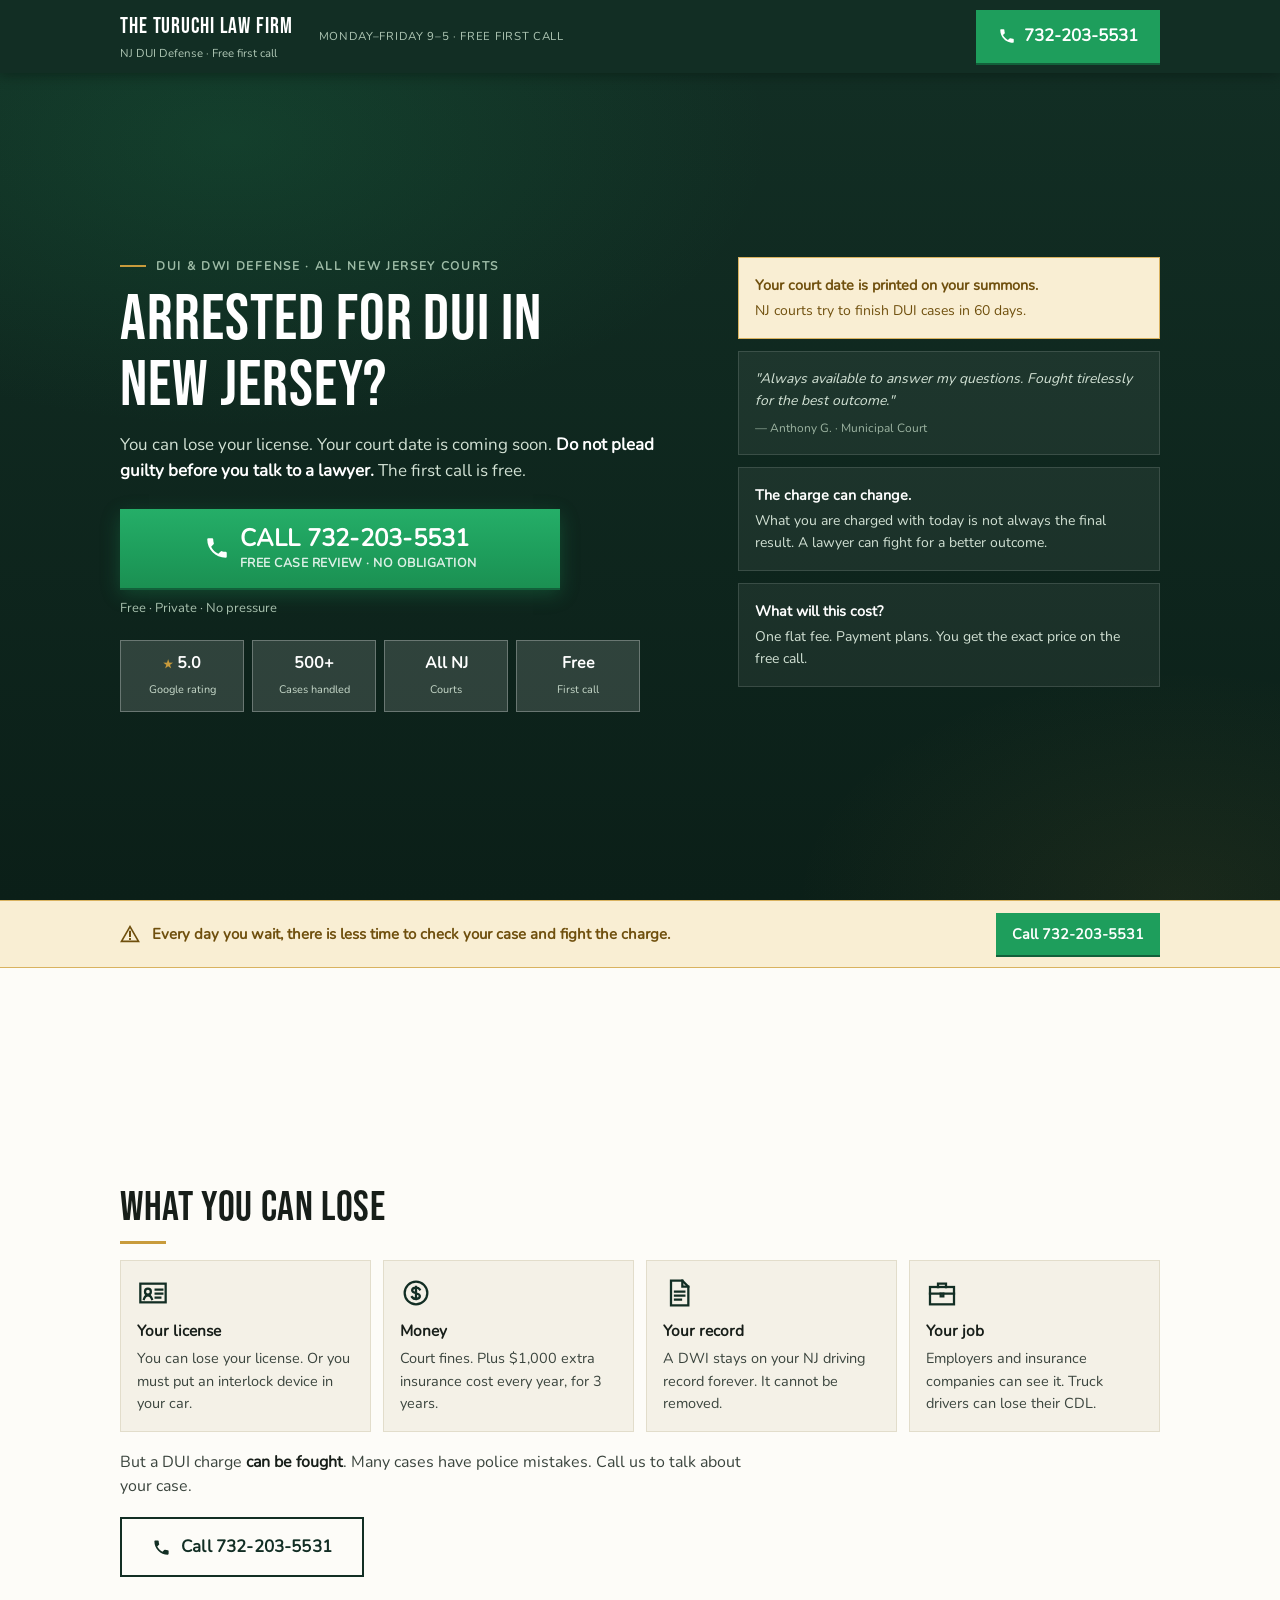
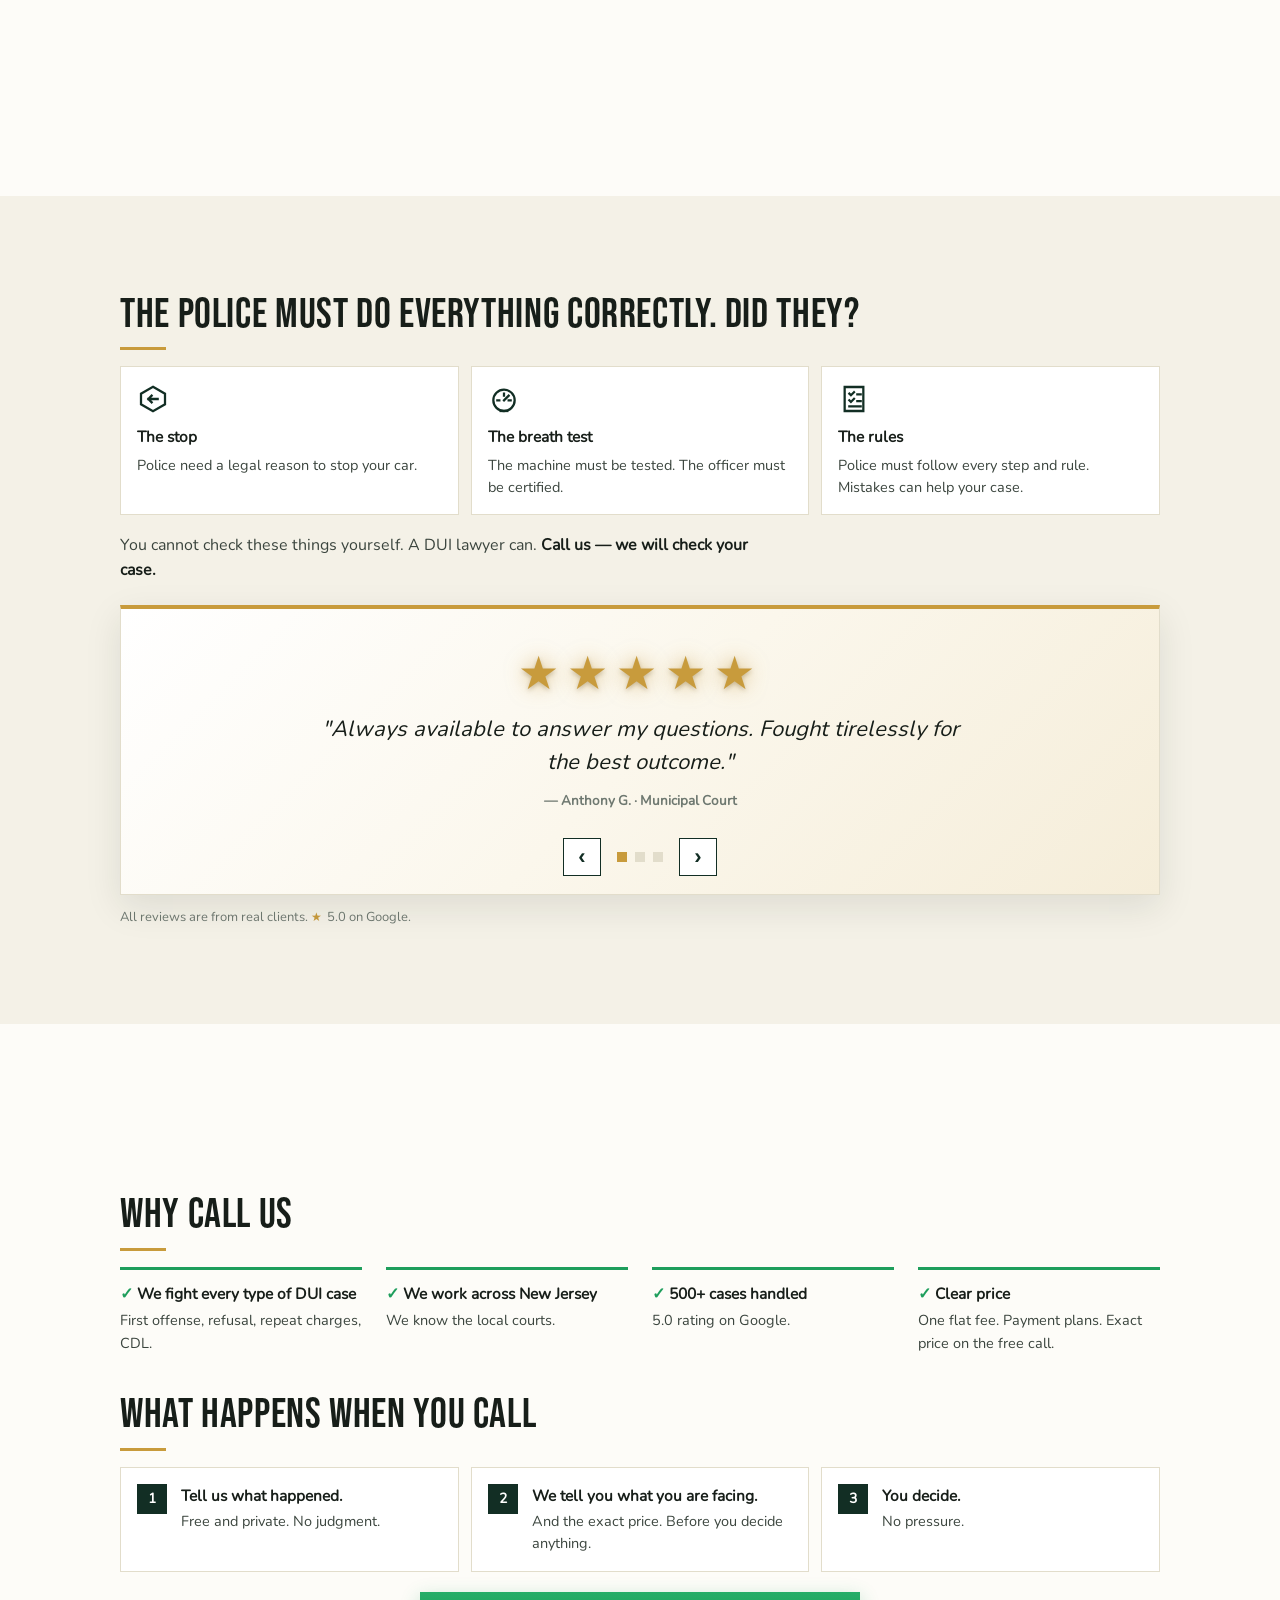
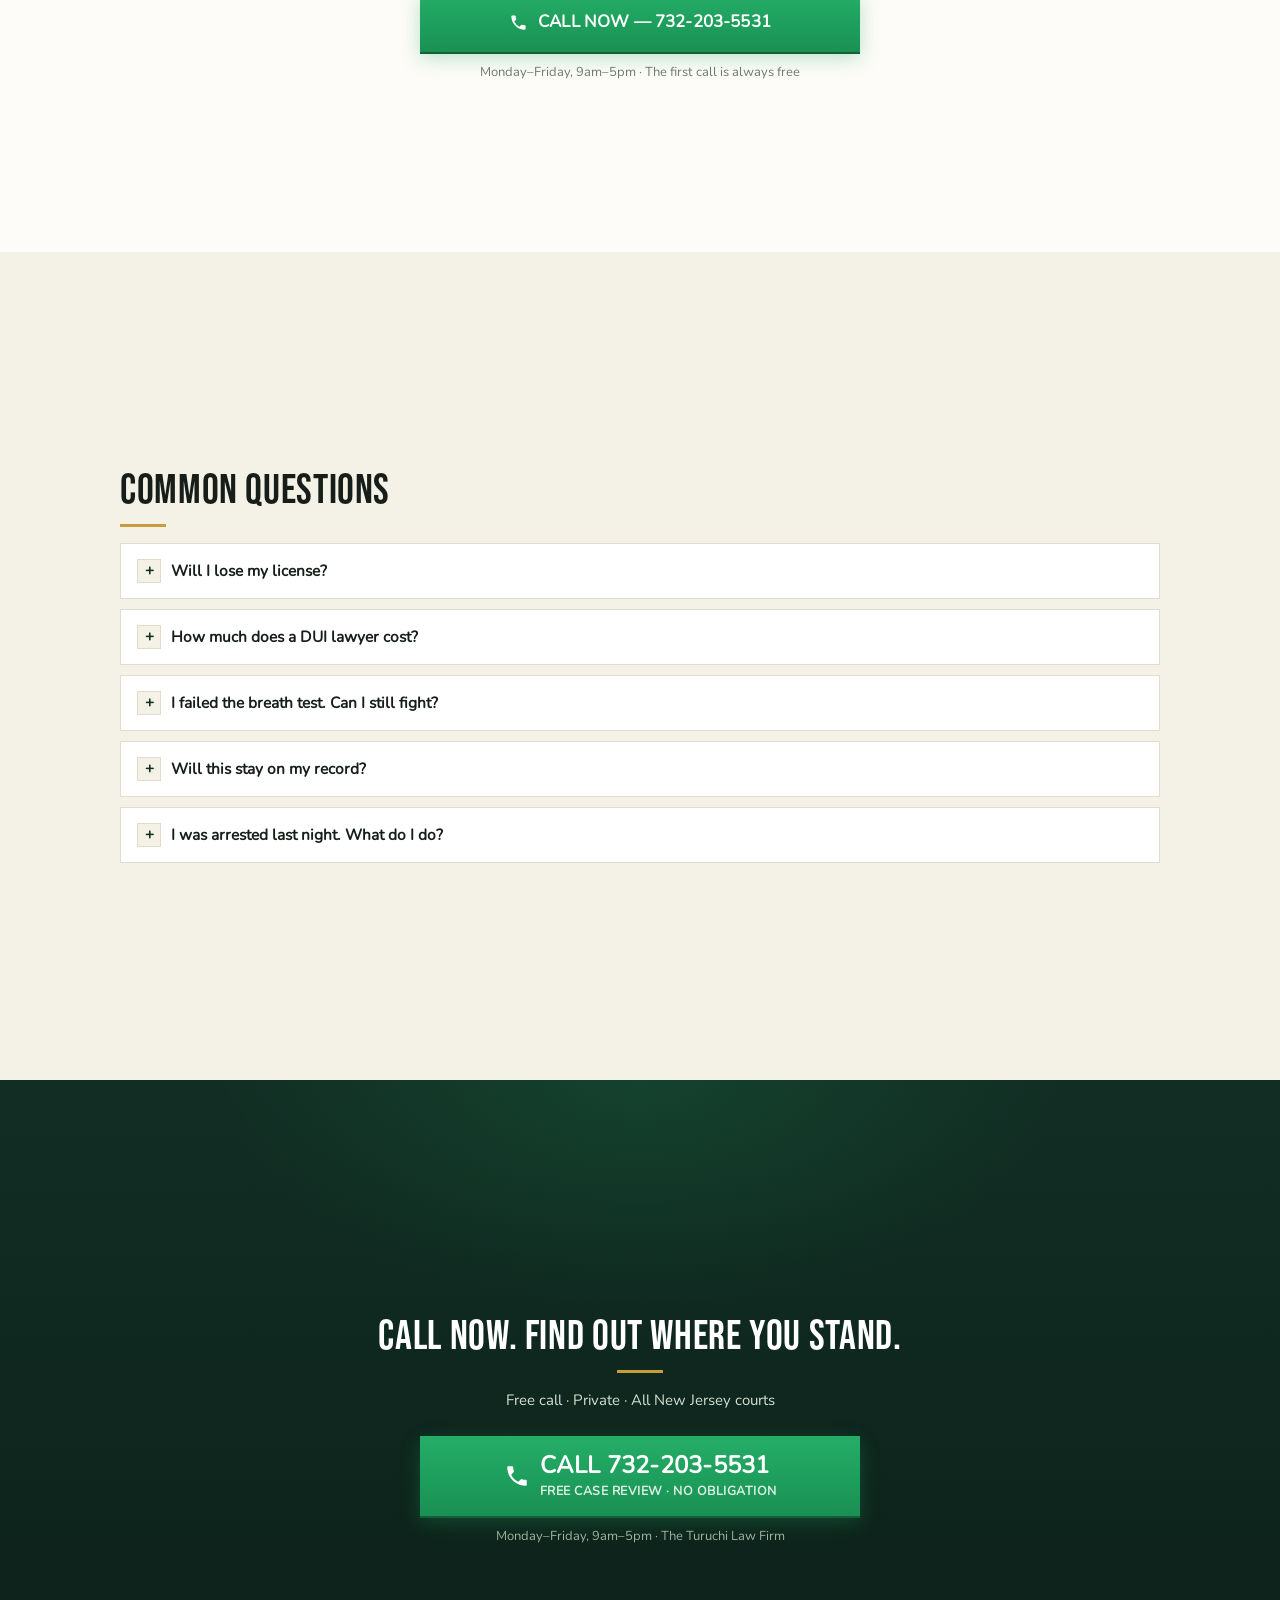
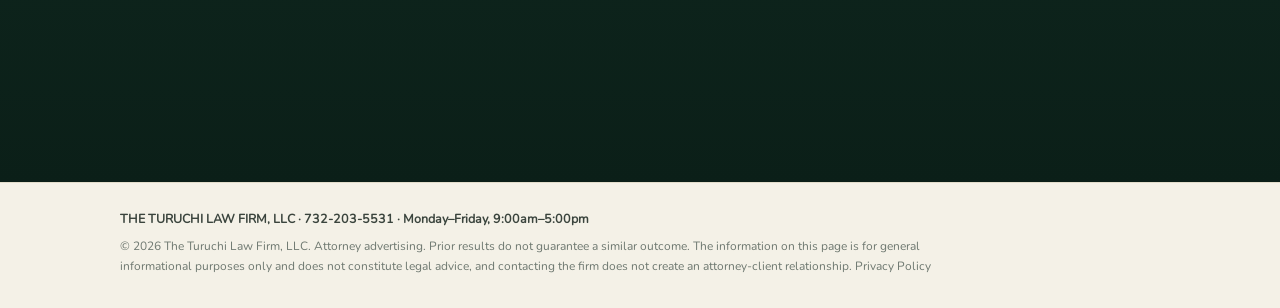
<file: dui/index.html>
<!DOCTYPE html>
<html lang="en">
<head>
<meta charset="UTF-8">
<meta name="viewport" content="width=device-width, initial-scale=1.0">
<title>NJ DUI Lawyer — Free Case Review | The Turuchi Law Firm — 732-203-5531</title>
<meta name="description" content="Arrested for DUI in New Jersey? Do not plead guilty before you talk to a lawyer. Free case review. Call 732-203-5531. Flat fees, payment plans, all NJ courts.">
<meta name="robots" content="noindex, nofollow, noarchive, nosnippet, noimageindex, max-snippet:0, max-image-preview:none">
<meta name="googlebot" content="noindex, nofollow, noarchive, nosnippet, noimageindex">
<link rel="preconnect" href="https://www.googletagmanager.com">
<link rel="preconnect" href="https://cdn.callrail.com">

<script src="/js/tracking-config.js"></script>
<script src="/js/tracking.js"></script>
<script src="/js/consent-init.js"></script>
<style>
  @font-face{
    font-family:'Bebas Neue';
    src:url([data-uri]) format('woff2');
    font-weight:400;font-style:normal;font-display:swap;
  }
  @font-face{
    font-family:'Nunito';
    src:url([data-uri]) format('woff2');
    font-weight:400;font-style:normal;font-display:swap;
  }
  :root{
    --navy:#122E24;
    --navy-dark:#0B1F18;
    --ink:#171E19;
    --body:#3A443D;
    --muted:#6E7870;
    --paper:#FDFCF8;
    --wash:#F4F1E7;
    --border:#E2DDCB;
    --green:#1E9E5C;
    --green-dark:#12603A;
    --amber-bg:#F9EED3;
    --amber-line:#D9B25F;
    --amber-ink:#6F4F0D;
    --gold:#C89B3C;
    --display:'Bebas Neue','Arial Narrow',Impact,sans-serif;
    --sans:'Nunito',-apple-system,BlinkMacSystemFont,"Segoe UI",Roboto,Helvetica,Arial,sans-serif;
  }
  *{box-sizing:border-box;margin:0;padding:0;}
  html{scroll-behavior:smooth;}
  body{
    font-family:var(--sans);
    color:var(--body);
    background:var(--paper);
    line-height:1.55;
    font-size:16px;
    -webkit-font-smoothing:antialiased;
  }
  img{max-width:100%;}
  a{color:inherit;}

  /* ---------- type ---------- */
  h1,h2{font-family:var(--display);color:var(--ink);line-height:1.02;font-weight:400;letter-spacing:.015em;}
  h1{font-size:clamp(38px,9vw,64px);}
  h2{font-size:clamp(28px,5vw,42px);margin-bottom:16px;}
  h2{position:relative;padding-bottom:14px;}
  h2::after{content:"";position:absolute;left:0;bottom:0;width:46px;height:3px;background:var(--gold);}
  .final h2::after{left:50%;transform:translateX(-50%);}
  .eyebrow{
    font-size:12px;font-weight:700;letter-spacing:.14em;text-transform:uppercase;
    color:var(--muted);margin-bottom:12px;display:flex;align-items:center;gap:10px;
  }
  .eyebrow::before{content:"";width:26px;height:2px;background:var(--gold);flex:none;}

  /* ---------- layout ---------- */
  .wrap{max-width:1080px;margin:0 auto;padding:0 20px;}
  section{padding:40px 0;}
  @media(min-width:900px){section{padding:52px 0;}}

  /* ---------- buttons ---------- */
  .btn{
    display:flex;align-items:center;justify-content:center;gap:10px;
    background:linear-gradient(180deg,#25AE68 0%,var(--green) 55%,#1B9052 100%);color:#fff;text-decoration:none;
    font-weight:800;font-size:17px;letter-spacing:.01em;
    padding:17px 26px;
    box-shadow:0 2px 0 var(--green-dark), 0 6px 18px rgba(30,158,92,.30);
    transition:transform .12s ease, box-shadow .12s ease;
    text-align:center;
  }
  .btn:hover{transform:translateY(-1px);box-shadow:0 3px 0 var(--green-dark), 0 9px 22px rgba(30,158,92,.40);}
  .btn:focus-visible{outline:3px solid #0C4A2C;outline-offset:3px;}
    .btn.big{font-size:19px;padding:16px 26px;}
  .btn .lines{display:flex;flex-direction:column;align-items:flex-start;gap:2px;text-align:left;}
  .btn .lines .n{font-size:24px;font-weight:800;letter-spacing:.01em;line-height:1.1;}
  .btn .lines .l{font-size:12.5px;font-weight:700;letter-spacing:.04em;text-transform:uppercase;color:rgba(255,255,255,.85);}
  .hero .micro{color:#A9C2AF;}
  .btn.ghost{
    background:var(--paper);color:var(--navy);box-shadow:none;
    border:2px solid var(--navy);font-weight:700;
  }
  .btn.ghost:hover{transform:translateY(-1px);background:var(--wash);}
  .btn.ghost:focus-visible{outline:3px solid var(--navy);outline-offset:3px;}
  @keyframes pulse{
    0%,100%{box-shadow:0 2px 0 var(--green-dark), 0 6px 18px rgba(30,158,92,.30), 0 0 0 0 rgba(30,158,92,.40);}
    50%{box-shadow:0 2px 0 var(--green-dark), 0 6px 18px rgba(30,158,92,.30), 0 0 0 12px rgba(30,158,92,0);}
  }
  .btn.pulse{animation:pulse 2.6s ease-out infinite;}
  @media (prefers-reduced-motion: reduce){
    .btn.pulse{animation:none;}
    html{scroll-behavior:auto;}
  }
  .svg-ic{width:18px;height:18px;flex:none;display:inline-block;vertical-align:-3px;}
  .btn .svg-ic{width:19px;height:19px;}
  .btn.big .svg-ic{width:26px;height:26px;}
  .urgent .sign{display:flex;align-items:center;}
  .urgent .sign .svg-ic{width:20px;height:20px;}
  @media(max-width:374px){
    .btn .lines .n{font-size:18px;white-space:nowrap;}
    .btn.big{padding:14px 18px;}
  }
  .lbl-x{display:none;}
  @media(min-width:600px){.lbl-x{display:inline;}}
  .bottombar .btn{font-size:15px;letter-spacing:.01em;padding:14px 16px;}
  .micro{font-size:13px;color:var(--muted);text-align:center;margin-top:10px;}

  /* ---------- sticky bar ---------- */
  .topbar{
    position:sticky;top:0;z-index:100;
    background:var(--navy);color:#fff;
    box-shadow:0 2px 12px rgba(6,18,13,.45);
  }
  .topbar .wrap{
    display:flex;align-items:center;gap:12px;
    padding-top:10px;padding-bottom:10px;
  }
  .brand .name{font-family:var(--display);font-weight:400;font-size:19px;letter-spacing:.04em;color:#fff;}
  .brand .tag{font-size:11.5px;color:#AFC7B5;margin-top:1px;}
  .callpill{
    margin-left:auto;display:flex;align-items:center;gap:8px;
    background:var(--green);color:#fff;text-decoration:none;
    font-weight:800;font-size:15px;white-space:nowrap;
    padding:11px 16px;
    box-shadow:0 2px 0 var(--green-dark);
  }
  .callpill:focus-visible{outline:3px solid #fff;outline-offset:2px;}
  .callpill .hours{display:none;}
  @media(min-width:900px){
    .brand .name{font-size:22px;}
    .callpill{font-size:17px;padding:13px 22px;}
    .topbar .hours-note{
      margin-left:14px;font-size:11.5px;color:#AFC7B5;letter-spacing:.06em;text-transform:uppercase;
    }
  }
  .topbar .hours-note{display:none;}
  @media(min-width:900px){.topbar .hours-note{display:block;}}

  /* ---------- hero ---------- */
  .hero{
    background:
      radial-gradient(900px 480px at 18% 8%, rgba(30,158,92,.16), transparent 60%),
      radial-gradient(700px 420px at 92% 100%, rgba(200,155,60,.08), transparent 55%),
      linear-gradient(180deg,var(--navy) 0%,var(--navy-dark) 100%);
    color:#EAF1EA;padding:44px 0 48px;
  }
  .hero .eyebrow{color:#9DBBA6;}
  .hero h1{color:#fff;margin-bottom:14px;}
  .hero .lead{font-size:17px;color:#D3E2D5;max-width:560px;margin-bottom:24px;}
  .hero .lead b{color:#fff;font-weight:700;}
  .hero-grid{display:grid;gap:36px;}
  .hero-cta{max-width:440px;}
  .chips{display:grid;grid-template-columns:repeat(4,1fr);gap:8px;margin-top:22px;max-width:520px;}
  .chip{
    background:rgba(255,255,255,.14);border:1px solid rgba(255,255,255,.28);
    text-align:center;padding:10px 4px;
  }
  .chip b{display:block;font-size:16px;color:#fff;}
  .chip b .star{color:var(--gold);}
  .chip span{font-size:11px;color:#C6D8C9;}
  .hero-side{display:none;}
  @media(min-width:900px){
    .hero-grid{grid-template-columns:1.35fr 1fr;gap:48px;align-items:start;}
    .hero-side{display:grid;gap:12px;align-content:start;}
  }
  .side-card{
    background:rgba(255,255,255,.06);border:1px solid rgba(255,255,255,.13);
    padding:16px;font-size:14px;color:#D3E2D5;
  }
  .side-card b{display:block;color:#fff;margin-bottom:4px;font-size:14.5px;}
  .side-card.warn{
    background:var(--amber-bg);border-color:var(--amber-line);color:var(--amber-ink);
  }
  .side-card.warn b{color:var(--amber-ink);}
  .side-card .who{font-size:12px;color:#9DB4A2;margin-top:8px;font-style:normal;}
  .side-card.q{font-style:italic;}

  /* ---------- amber urgency strip ---------- */
  .urgent{
    background:var(--amber-bg);border-top:1px solid var(--amber-line);border-bottom:1px solid var(--amber-line);
    padding:12px 0;
  }
  .urgent .wrap{
    display:flex;align-items:center;gap:12px;flex-wrap:wrap;
    font-size:15px;font-weight:600;color:var(--amber-ink);
  }
    .urgent-btn{
    margin-left:auto;background:var(--green);color:#fff;text-decoration:none;
    font-weight:800;font-size:14.5px;white-space:nowrap;
    padding:10px 16px;box-shadow:0 2px 0 var(--green-dark);
  }
  .urgent-btn:focus-visible{outline:3px solid var(--amber-ink);outline-offset:2px;}
  @media(max-width:600px){.urgent-btn{margin-left:0;}}

  /* ---------- cards ---------- */
  .cards{display:grid;gap:12px;}
  .card{
    background:var(--wash);border:1px solid var(--border);
    padding:16px;font-size:14.5px;
  }
  .card b{display:block;color:var(--ink);font-size:15.5px;margin-bottom:4px;}
  .cards.g2{grid-template-columns:1fr 1fr;}
  @media(min-width:900px){
    .cards.g4{grid-template-columns:repeat(4,1fr);}
    .cards.g3{grid-template-columns:repeat(3,1fr);}
  }
  .pivot{font-size:16px;color:var(--body);max-width:640px;margin:18px 0;}
  .pivot b{color:var(--ink);}

  /* ---------- section tints ---------- */
  .tint{background:var(--wash);}
  .tint .card{background:#fff;}

  /* ---------- quotes ---------- */
  .quotes{display:grid;gap:12px;margin-top:20px;}
  @media(min-width:900px){.quotes{grid-template-columns:1fr 1fr;}}
  .quote{
    background:var(--paper);border:1px solid var(--border);border-left:4px solid var(--gold);
    padding:16px;font-size:14.5px;font-style:italic;color:var(--body);
  }
  .quote .who{font-style:normal;font-size:12.5px;color:var(--muted);margin-top:8px;font-weight:600;}
  .stars{color:var(--gold);letter-spacing:2px;font-size:13px;font-style:normal;}
  .proofline{font-size:13px;color:var(--muted);margin-top:12px;}
  .proofline .stars{font-size:12px;}


  /* ---------- review carousel ---------- */
  .carousel{margin-top:22px;overflow:hidden;position:relative;
    background:linear-gradient(135deg,#FFFFFF 0%,#FBF7EC 50%,#F5EDD9 100%);
    border:1px solid var(--border);border-top:4px solid var(--gold);
    box-shadow:0 12px 34px rgba(20,35,25,.10);
  }
  .car-track{display:flex;transition:transform .45s ease;}
  .car-slide{flex:0 0 100%;padding:34px 26px 22px;text-align:center;}
  .car-stars{
    font-size:38px;line-height:1;color:var(--gold);letter-spacing:8px;margin-bottom:16px;
    text-shadow:0 0 20px rgba(200,155,60,.60), 0 2px 4px rgba(90,66,20,.30);
  }
  .car-text{font-size:19px;font-style:italic;color:var(--ink);max-width:640px;margin:0 auto 12px;line-height:1.5;}
  .car-who{font-size:13.5px;color:var(--muted);font-weight:700;}
  .car-nav{display:flex;align-items:center;justify-content:center;gap:16px;padding:0 0 18px;}
  .car-btn{
    width:38px;height:38px;border:1.5px solid var(--navy);background:#fff;color:var(--navy);
    font-size:22px;line-height:1;font-weight:700;cursor:pointer;
  }
  .car-btn:hover{background:var(--navy);color:#fff;}
  .car-btn:focus-visible{outline:3px solid var(--navy);outline-offset:2px;}
  .car-dots{display:flex;gap:8px;}
  .car-dot{width:10px;height:10px;background:var(--border);border:none;cursor:pointer;padding:0;}
  .car-dot.on{background:var(--gold);}
  .car-dot:focus-visible{outline:2px solid var(--navy);outline-offset:2px;}
  @media (prefers-reduced-motion: reduce){.car-track{transition:none;}}
  @media(min-width:900px){
    .car-slide{padding:42px 60px 26px;}
    .car-stars{font-size:46px;}
    .car-text{font-size:22px;}
  }
  .check{color:var(--green);font-weight:900;}
  .steps{counter-reset:step;}
  .step{
    display:flex;gap:14px;align-items:flex-start;
    background:#fff;border:1px solid var(--border);padding:16px;font-size:14.5px;
  }
  .step .num{
    flex:none;width:30px;height:30px;
    background:var(--navy);color:#fff;font-weight:800;font-size:14px;
    display:flex;align-items:center;justify-content:center;
  }
  .step b{display:block;color:var(--ink);font-size:15.5px;margin-bottom:2px;}




  /* ---------- desktop viewport pacing: one act per screen ---------- */
  @media(min-width:900px){
    .hero{min-height:calc(100vh - 73px);display:flex;align-items:center;}
    .hero .wrap{width:100%;}
    section.vh{
      min-height:92vh;
      display:flex;flex-direction:column;justify-content:center;
    }
    section.vh .wrap{width:100%;}
    .final.vh{min-height:78vh;}
  }
  /* ---------- ghost photography (Unsplash License: free commercial use) ---------- */
  .hero::before,.final::before{
    content:"";position:absolute;inset:0;pointer-events:none;
    background-size:cover;background-repeat:no-repeat;
    mix-blend-mode:screen;opacity:0;
  }
  @media(min-width:900px){
    /* Hero: low-angle courthouse colonnade (Nathan Cima, Unsplash) */
    .hero::before{
      background-image:url("https://images.unsplash.com/photo-1701605920759-7b523ee7748c?q=55&w=1600&auto=format&fit=crop&sat=-100");
      background-position:right center;
      opacity:.13;
      -webkit-mask-image:linear-gradient(to left, black 30%, transparent 78%);
      mask-image:linear-gradient(to left, black 30%, transparent 78%);
    }
    /* Final: county courthouse facade (Donald Teel, Unsplash) */
    .final::before{
      background-image:url("https://images.unsplash.com/photo-1719871246993-ff211330a34e?q=55&w=1600&auto=format&fit=crop&sat=-100");
      background-position:center 30%;
      opacity:.11;
      -webkit-mask-image:linear-gradient(to bottom, black 55%, transparent 100%);
      mask-image:linear-gradient(to bottom, black 55%, transparent 100%);
    }
  }
  /* ---------- iconography ---------- */
  .card-ic{width:32px;height:32px;color:var(--navy);margin-bottom:10px;display:block;}
  .hero,.final{position:relative;overflow:hidden;}
  @media(min-width:900px){.motif{display:block;}}
  .hero .wrap,.final .wrap{position:relative;z-index:1;}
  /* ---------- why row (borderless checkpoints) ---------- */
  .whyrow{display:grid;gap:18px;margin-bottom:8px;}
  .why-item{border-top:3px solid var(--green);padding-top:12px;font-size:14.5px;color:var(--body);}
  .why-item b{display:block;color:var(--ink);font-size:15.5px;margin-bottom:3px;}
  .why-item .check{color:var(--green);font-weight:900;}
  @media(min-width:900px){.whyrow{grid-template-columns:repeat(4,1fr);gap:24px;}}

  /* ---------- process row ---------- */
  .process-head{margin-top:40px;}
  .stepsrow{display:grid;gap:12px;}
  @media(min-width:900px){.stepsrow{grid-template-columns:repeat(3,1fr);}}
  .process-cta{max-width:440px;margin:20px auto 0;text-align:center;}
  .process-cta .btn{display:flex;width:100%;}
  /* ---------- faq ---------- */
  .faq{border:1px solid var(--border);background:#fff;overflow:hidden;}
  .faq + .faq{margin-top:10px;}
  .faq summary{
    list-style:none;display:flex;align-items:center;gap:10px;
    padding:15px 16px;font-weight:700;font-size:15.5px;color:var(--ink);cursor:pointer;
  }
  .faq summary::-webkit-details-marker{display:none;}
  .faq summary::before{
    content:"+";flex:none;width:22px;height:22px;
    background:var(--wash);border:1px solid var(--border);color:var(--navy);
    font-weight:800;display:flex;align-items:center;justify-content:center;font-size:15px;
  }
  .faq[open] summary::before{content:"–";}
  .faq summary:focus-visible{outline:3px solid var(--navy);outline-offset:-3px;}
  .faq .a{padding:0 16px 16px 48px;font-size:14.5px;}
  .faq .a a{color:var(--green-dark);font-weight:700;}

  /* ---------- final cta ---------- */
  .final{
    background:
      radial-gradient(700px 380px at 50% 0%, rgba(30,158,92,.18), transparent 60%),
      linear-gradient(180deg,var(--navy) 0%,var(--navy-dark) 100%);
    color:#D3E2D5;text-align:center;
  }
  .final h2{color:#fff;}
  .final .sub{font-size:15px;margin-bottom:24px;}
  .final .btn{max-width:440px;margin:0 auto;}
  .final .micro{color:#9DB4A2;}

  /* ---------- footer ---------- */
  footer{background:var(--wash);border-top:1px solid var(--border);padding:26px 0 96px;}
  footer p{font-size:12px;color:var(--muted);line-height:1.6;max-width:860px;}
  footer .firm{font-weight:700;color:var(--body);margin-bottom:8px;font-size:12.5px;}

  /* ---------- mobile bottom call bar ---------- */
  .bottombar{
    position:fixed;left:0;right:0;bottom:0;z-index:100;
    background:var(--navy);padding:10px 14px calc(10px + env(safe-area-inset-bottom));
    box-shadow:0 -2px 14px rgba(6,18,13,.45);
    transform:translateY(110%);transition:transform .25s ease;
  }
  .bottombar.show{transform:translateY(0);}
  @media (prefers-reduced-motion: reduce){.bottombar{transition:none;}}
  .bottombar .btn{max-width:520px;margin:0 auto;padding:14px 20px;font-size:16px;}
  @media(min-width:900px){.bottombar{display:none;} footer{padding-bottom:32px;}}

  /* section CTA holders */
  .sec-cta{margin-top:4px;}
  .sec-cta .btn{display:inline-flex;width:auto;padding:15px 30px;}
  .sec-cta.wide{max-width:400px;}
  .sec-cta.wide .btn{display:flex;width:100%;}
</style>
</head>
<body>

<!-- Sticky top bar -->
<div class="topbar">
  <div class="wrap">
    <div class="brand">
      <div class="name">The Turuchi Law Firm</div>
      <div class="tag">NJ DUI Defense · Free first call</div>
    </div>
    <div class="hours-note">Monday–Friday 9–5 · Free first call</div>
    <a class="callpill" href="tel:7322035531"><svg class="svg-ic" viewBox="0 0 24 24" aria-hidden="true"><path fill="currentColor" d="M6.62 10.79c1.44 2.83 3.76 5.14 6.59 6.59l2.2-2.2a1 1 0 0 1 1.02-.24c1.12.37 2.33.57 3.57.57a1 1 0 0 1 1 1V20a1 1 0 0 1-1 1C10.61 21 3 13.39 3 4a1 1 0 0 1 1-1h3.5a1 1 0 0 1 1 1c0 1.24.2 2.45.57 3.57a1 1 0 0 1-.25 1.02l-2.2 2.2z"/></svg> 732-203-5531</a>
  </div>
</div>

<!-- Hero -->
<header class="hero">
  <div class="wrap hero-grid">
    <div>
      <div class="eyebrow">DUI &amp; DWI Defense · All New Jersey Courts</div>
      <h1>Arrested for DUI in New&nbsp;Jersey?</h1>
      <p class="lead">You can lose your license. Your court date is coming soon. <b>Do not plead guilty before you talk to a lawyer.</b> The first call is free.</p>
      <div class="hero-cta">
        <a class="btn big pulse" href="tel:7322035531"><svg class="svg-ic" viewBox="0 0 24 24" aria-hidden="true"><path fill="currentColor" d="M6.62 10.79c1.44 2.83 3.76 5.14 6.59 6.59l2.2-2.2a1 1 0 0 1 1.02-.24c1.12.37 2.33.57 3.57.57a1 1 0 0 1 1 1V20a1 1 0 0 1-1 1C10.61 21 3 13.39 3 4a1 1 0 0 1 1-1h3.5a1 1 0 0 1 1 1c0 1.24.2 2.45.57 3.57a1 1 0 0 1-.25 1.02l-2.2 2.2z"/></svg><span class="lines"><span class="n">CALL 732-203-5531</span><span class="l">Free case review<span class="lbl-x"> · No obligation</span></span></span></a>
        <div class="micro" style="text-align:left;">Free · Private · No pressure</div>
      </div>
      <div class="chips">
        <div class="chip"><b><span class="star">★</span> 5.0</b><span>Google rating</span></div>
        <div class="chip"><b>500+</b><span>Cases handled</span></div>
        <div class="chip"><b>All NJ</b><span>Courts</span></div>
        <div class="chip"><b>Free</b><span>First call</span></div>
      </div>
    </div>
    <div class="hero-side">
      <div class="side-card warn"><b>Your court date is printed on your summons.</b>NJ courts try to finish DUI cases in 60 days.</div>
      <div class="side-card q">"Always available to answer my questions. Fought tirelessly for the best outcome."<div class="who">— Anthony G. · Municipal Court</div></div>
      <div class="side-card"><b>The charge can change.</b>What you are charged with today is not always the final result. A lawyer can fight for a better outcome.</div>
      <div class="side-card"><b>What will this cost?</b>One flat fee. Payment plans. You get the exact price on the free call.</div>
    </div>
  </div>
</header>

<!-- Urgency strip -->
<div class="urgent">
  <div class="wrap">
    <span class="sign" aria-hidden="true"><svg class="svg-ic" viewBox="0 0 24 24" fill="none" aria-hidden="true"><path d="M12 3.2 22.2 20.8H1.8Z" stroke="currentColor" stroke-width="2" stroke-linejoin="miter"/><path d="M12 9.2v5.2" stroke="currentColor" stroke-width="2.4" stroke-linecap="square"/><path d="M10.9 16.9h2.2v2.2h-2.2z" fill="currentColor"/></svg></span>
    <span>Every day you wait, there is less time to check your case and fight the charge.</span>
    <a class="urgent-btn" href="tel:7322035531">Call 732-203-5531</a>
  </div>
</div>

<!-- Stakes -->
<section class="vh">
  <div class="wrap">
    <h2>What you can lose</h2>
    <div class="cards g2 g4">
      <div class="card"><svg class="card-ic" viewBox="0 0 24 24" fill="none" stroke="currentColor" stroke-width="1.7" stroke-linecap="square" aria-hidden="true"><rect x="2.5" y="5" width="19" height="14"/><circle cx="8.2" cy="11" r="2.2"/><path d="M5.2 16.5c.6-1.8 1.7-2.7 3-2.7s2.4.9 3 2.7"/><path d="M14 9.5h5M14 12.5h5M14 15.5h3.5"/></svg><b>Your license</b>You can lose your license. Or you must put an interlock device in your car.</div>
      <div class="card"><svg class="card-ic" viewBox="0 0 24 24" fill="none" stroke="currentColor" stroke-width="1.7" stroke-linecap="square" aria-hidden="true"><circle cx="12" cy="12" r="8.5"/><path d="M12 7.5v9M14.8 9.3c-.6-.9-1.6-1.4-2.8-1.4-1.7 0-2.9.9-2.9 2.1 0 2.9 5.8 1.5 5.8 4.3 0 1.3-1.3 2.2-2.9 2.2-1.3 0-2.4-.6-3-1.5"/></svg><b>Money</b>Court fines. Plus $1,000 extra insurance cost every year, for 3 years.</div>
      <div class="card"><svg class="card-ic" viewBox="0 0 24 24" fill="none" stroke="currentColor" stroke-width="1.7" stroke-linecap="square" aria-hidden="true"><path d="M6 2.8h8.5L19 7.3V21.2H6z"/><path d="M14.5 2.8v4.5H19"/><path d="M9 11h7M9 14h7M9 17h4.5"/></svg><b>Your record</b>A DWI stays on your NJ driving record forever. It cannot be removed.</div>
      <div class="card"><svg class="card-ic" viewBox="0 0 24 24" fill="none" stroke="currentColor" stroke-width="1.7" stroke-linecap="square" aria-hidden="true"><rect x="3" y="7.5" width="18" height="13"/><path d="M9 7.5V5h6v2.5M3 12.5h18"/><path d="M11 12.5v2h2v-2"/></svg><b>Your job</b>Employers and insurance companies can see it. Truck drivers can lose their CDL.</div>
    </div>
    <p class="pivot">But a DUI charge <b>can be fought</b>. Many cases have police mistakes. Call us to talk about your case.</p>
    <div class="sec-cta"><a class="btn ghost" href="tel:7322035531"><svg class="svg-ic" viewBox="0 0 24 24" aria-hidden="true"><path fill="currentColor" d="M6.62 10.79c1.44 2.83 3.76 5.14 6.59 6.59l2.2-2.2a1 1 0 0 1 1.02-.24c1.12.37 2.33.57 3.57.57a1 1 0 0 1 1 1V20a1 1 0 0 1-1 1C10.61 21 3 13.39 3 4a1 1 0 0 1 1-1h3.5a1 1 0 0 1 1 1c0 1.24.2 2.45.57 3.57a1 1 0 0 1-.25 1.02l-2.2 2.2z"/></svg> Call 732-203-5531</a></div>
  </div>
</section>

<!-- What a lawyer checks -->
<section class="tint vh">
  <div class="wrap">
    <h2>The police must do everything correctly. Did they?</h2>
    <div class="cards g3">
      <div class="card"><svg class="card-ic" viewBox="0 0 24 24" fill="none" stroke="currentColor" stroke-width="1.7" stroke-linecap="square" aria-hidden="true"><path d="M12 2.8 21 8v8l-9 5.2L3 16V8z"/><path d="M8.5 12h7M8.5 12l2.5-2.5M8.5 12l2.5 2.5"/></svg><b>The stop</b>Police need a legal reason to stop your car.</div>
      <div class="card"><svg class="card-ic" viewBox="0 0 24 24" fill="none" stroke="currentColor" stroke-width="1.7" stroke-linecap="square" aria-hidden="true"><circle cx="12" cy="13" r="8"/><path d="M12 13l3.5-3.5"/><path d="M7 13h1.5M12 8v1.5M17 13h-1.5"/><path d="M9.5 21h5"/></svg><b>The breath test</b>The machine must be tested. The officer must be certified.</div>
      <div class="card"><svg class="card-ic" viewBox="0 0 24 24" fill="none" stroke="currentColor" stroke-width="1.7" stroke-linecap="square" aria-hidden="true"><path d="M5 3h14v18H5z"/><path d="M8.5 8l1.2 1.2L12 6.9M8.5 13l1.2 1.2L12 11.9"/><path d="M14.5 8.6H17M14.5 13.6H17M8.5 17.5H17"/></svg><b>The rules</b>Police must follow every step and rule. Mistakes can help your case.</div>
    </div>
    <p class="pivot">You cannot check these things yourself. A DUI lawyer can. <b>Call us — we will check your case.</b></p>
    <div class="carousel" id="revCarousel">
      <div class="car-track" id="carTrack">
        <div class="car-slide">
          <div class="car-stars" aria-label="5 out of 5 stars">★★★★★</div>
          <p class="car-text">"Always available to answer my questions. Fought tirelessly for the best outcome."</p>
          <div class="car-who">— Anthony G. · Municipal Court</div>
        </div>
        <div class="car-slide">
          <div class="car-stars" aria-label="5 out of 5 stars">★★★★★</div>
          <p class="car-text">"She exceeded all my expectations. Professionalism and expertise from start to finish."</p>
          <div class="car-who">— Ezinne O. · Verified client</div>
        </div>
        <div class="car-slide">
          <div class="car-stars" aria-label="5 out of 5 stars">★★★★★</div>
          <p class="car-text">"Took the time to understand my situation. Delivered outstanding results."</p>
          <div class="car-who">— Benson N. · Verified client</div>
        </div>
      </div>
      <div class="car-nav">
        <button class="car-btn" id="carPrev" aria-label="Previous review">‹</button>
        <div class="car-dots" id="carDots"></div>
        <button class="car-btn" id="carNext" aria-label="Next review">›</button>
      </div>
    </div>
    <div class="proofline">All reviews are from real clients. <span class="stars">★</span> 5.0 on Google.</div>
  </div>
</section>

<!-- Why us + Process -->
<section class="vh">
  <div class="wrap">
    <h2>Why call us</h2>
    <div class="whyrow">
      <div class="why-item"><b><span class="check" aria-hidden="true">✓</span> We fight every type of DUI case</b>First offense, refusal, repeat charges, CDL.</div>
      <div class="why-item"><b><span class="check" aria-hidden="true">✓</span> We work across New Jersey</b>We know the local courts.</div>
      <div class="why-item"><b><span class="check" aria-hidden="true">✓</span> 500+ cases handled</b>5.0 rating on Google.</div>
      <div class="why-item"><b><span class="check" aria-hidden="true">✓</span> Clear price</b>One flat fee. Payment plans. Exact price on the free call.</div>
    </div>

    <h2 class="process-head">What happens when you call</h2>
    <div class="stepsrow">
      <div class="step"><span class="num" aria-hidden="true">1</span><span><b>Tell us what happened.</b>Free and private. No judgment.</span></div>
      <div class="step"><span class="num" aria-hidden="true">2</span><span><b>We tell you what you are facing.</b>And the exact price. Before you decide anything.</span></div>
      <div class="step"><span class="num" aria-hidden="true">3</span><span><b>You decide.</b>No pressure.</span></div>
    </div>
    <div class="process-cta">
      <a class="btn" href="tel:7322035531"><svg class="svg-ic" viewBox="0 0 24 24" aria-hidden="true"><path fill="currentColor" d="M6.62 10.79c1.44 2.83 3.76 5.14 6.59 6.59l2.2-2.2a1 1 0 0 1 1.02-.24c1.12.37 2.33.57 3.57.57a1 1 0 0 1 1 1V20a1 1 0 0 1-1 1C10.61 21 3 13.39 3 4a1 1 0 0 1 1-1h3.5a1 1 0 0 1 1 1c0 1.24.2 2.45.57 3.57a1 1 0 0 1-.25 1.02l-2.2 2.2z"/></svg> CALL NOW — 732-203-5531</a>
      <div class="micro">Monday–Friday, 9am–5pm · The first call is always free</div>
    </div>
  </div>
</section>

<!-- FAQ -->
<section class="tint vh">
  <div class="wrap">
    <h2>Common questions</h2>
    <details class="faq"><summary>Will I lose my license?</summary><div class="a">Maybe. It depends on your charge. But the charge can change. <a href="tel:7322035531">Call before you plead guilty.</a></div></details>
    <details class="faq"><summary>How much does a DUI lawyer cost?</summary><div class="a">Less than a conviction. A conviction costs $3,000 in extra insurance alone, plus fines. We charge one flat fee, with payment plans. You get the exact price on the free call.</div></details>
    <details class="faq"><summary>I failed the breath test. Can I still fight?</summary><div class="a">Often, yes. The test only counts if the police did everything correctly. We check that for you.</div></details>
    <details class="faq"><summary>Will this stay on my record?</summary><div class="a">A conviction stays on your NJ driving record forever. The time to fight it is now, before your court date.</div></details>
    <details class="faq"><summary>I was arrested last night. What do I do?</summary><div class="a">Do not plead guilty at your first court date. <a href="tel:7322035531">Call us first.</a> The call is free, and you will know your next step before you hang up.</div></details>
  </div>
</section>

<!-- Final CTA -->
<section class="final vh">
  <div class="wrap">
    <h2>Call now. Find out where you stand.</h2>
    <p class="sub">Free call · Private · All New Jersey courts</p>
    <a class="btn big pulse" href="tel:7322035531"><svg class="svg-ic" viewBox="0 0 24 24" aria-hidden="true"><path fill="currentColor" d="M6.62 10.79c1.44 2.83 3.76 5.14 6.59 6.59l2.2-2.2a1 1 0 0 1 1.02-.24c1.12.37 2.33.57 3.57.57a1 1 0 0 1 1 1V20a1 1 0 0 1-1 1C10.61 21 3 13.39 3 4a1 1 0 0 1 1-1h3.5a1 1 0 0 1 1 1c0 1.24.2 2.45.57 3.57a1 1 0 0 1-.25 1.02l-2.2 2.2z"/></svg><span class="lines"><span class="n">CALL 732-203-5531</span><span class="l">Free case review<span class="lbl-x"> · No obligation</span></span></span></a>
    <div class="micro">Monday–Friday, 9am–5pm · The Turuchi Law Firm</div>
  </div>
</section>

<!-- Footer -->
<footer>
  <div class="wrap">
    <p class="firm">THE TURUCHI LAW FIRM, LLC · 732-203-5531 · Monday–Friday, 9:00am–5:00pm</p>
    <p>© 2026 The Turuchi Law Firm, LLC. Attorney advertising. Prior results do not guarantee a similar outcome. The information on this page is for general informational purposes only and does not constitute legal advice, and contacting the firm does not create an attorney-client relationship. Privacy Policy</p>
  </div>
</footer>

<!-- Mobile fixed bottom call bar -->
<div class="bottombar" id="bottombar">
  <a class="btn" href="tel:7322035531"><svg class="svg-ic" viewBox="0 0 24 24" aria-hidden="true"><path fill="currentColor" d="M6.62 10.79c1.44 2.83 3.76 5.14 6.59 6.59l2.2-2.2a1 1 0 0 1 1.02-.24c1.12.37 2.33.57 3.57.57a1 1 0 0 1 1 1V20a1 1 0 0 1-1 1C10.61 21 3 13.39 3 4a1 1 0 0 1 1-1h3.5a1 1 0 0 1 1 1c0 1.24.2 2.45.57 3.57a1 1 0 0 1-.25 1.02l-2.2 2.2z"/></svg> TAP TO CALL — FREE CASE REVIEW</a>
</div>

<script>
(function(){
  var bar = document.getElementById('bottombar');
  var hero = document.querySelector('.hero');
  function check(){
    var past = window.scrollY > (hero ? hero.offsetHeight - 80 : 400);
    bar.classList.toggle('show', past);
  }
  window.addEventListener('scroll', check, {passive:true});
  check();
})();
</script>


<script>
(function(){
  var track = document.getElementById('carTrack');
  if(!track) return;
  var slides = track.children.length;
  var dotsBox = document.getElementById('carDots');
  var i = 0, timer = null;
  var reduced = window.matchMedia('(prefers-reduced-motion: reduce)').matches;

  for(var d=0; d<slides; d++){
    var b = document.createElement('button');
    b.className = 'car-dot' + (d===0 ? ' on' : '');
    b.setAttribute('aria-label','Go to review ' + (d+1));
    (function(n){ b.addEventListener('click', function(){ go(n); restart(); }); })(d);
    dotsBox.appendChild(b);
  }
  function go(n){
    i = (n + slides) % slides;
    track.style.transform = 'translateX(-' + (i*100) + '%)';
    var dots = dotsBox.children;
    for(var k=0;k<dots.length;k++) dots[k].classList.toggle('on', k===i);
  }
  function restart(){
    if(reduced) return;
    clearInterval(timer);
    timer = setInterval(function(){ go(i+1); }, 5000);
  }
  document.getElementById('carPrev').addEventListener('click', function(){ go(i-1); restart(); });
  document.getElementById('carNext').addEventListener('click', function(){ go(i+1); restart(); });
  var box = document.getElementById('revCarousel');
  box.addEventListener('mouseenter', function(){ clearInterval(timer); });
  box.addEventListener('mouseleave', restart);
  box.addEventListener('focusin', function(){ clearInterval(timer); });
  box.addEventListener('focusout', restart);
  restart();
})();
</script>
</body>
</html>
</file>
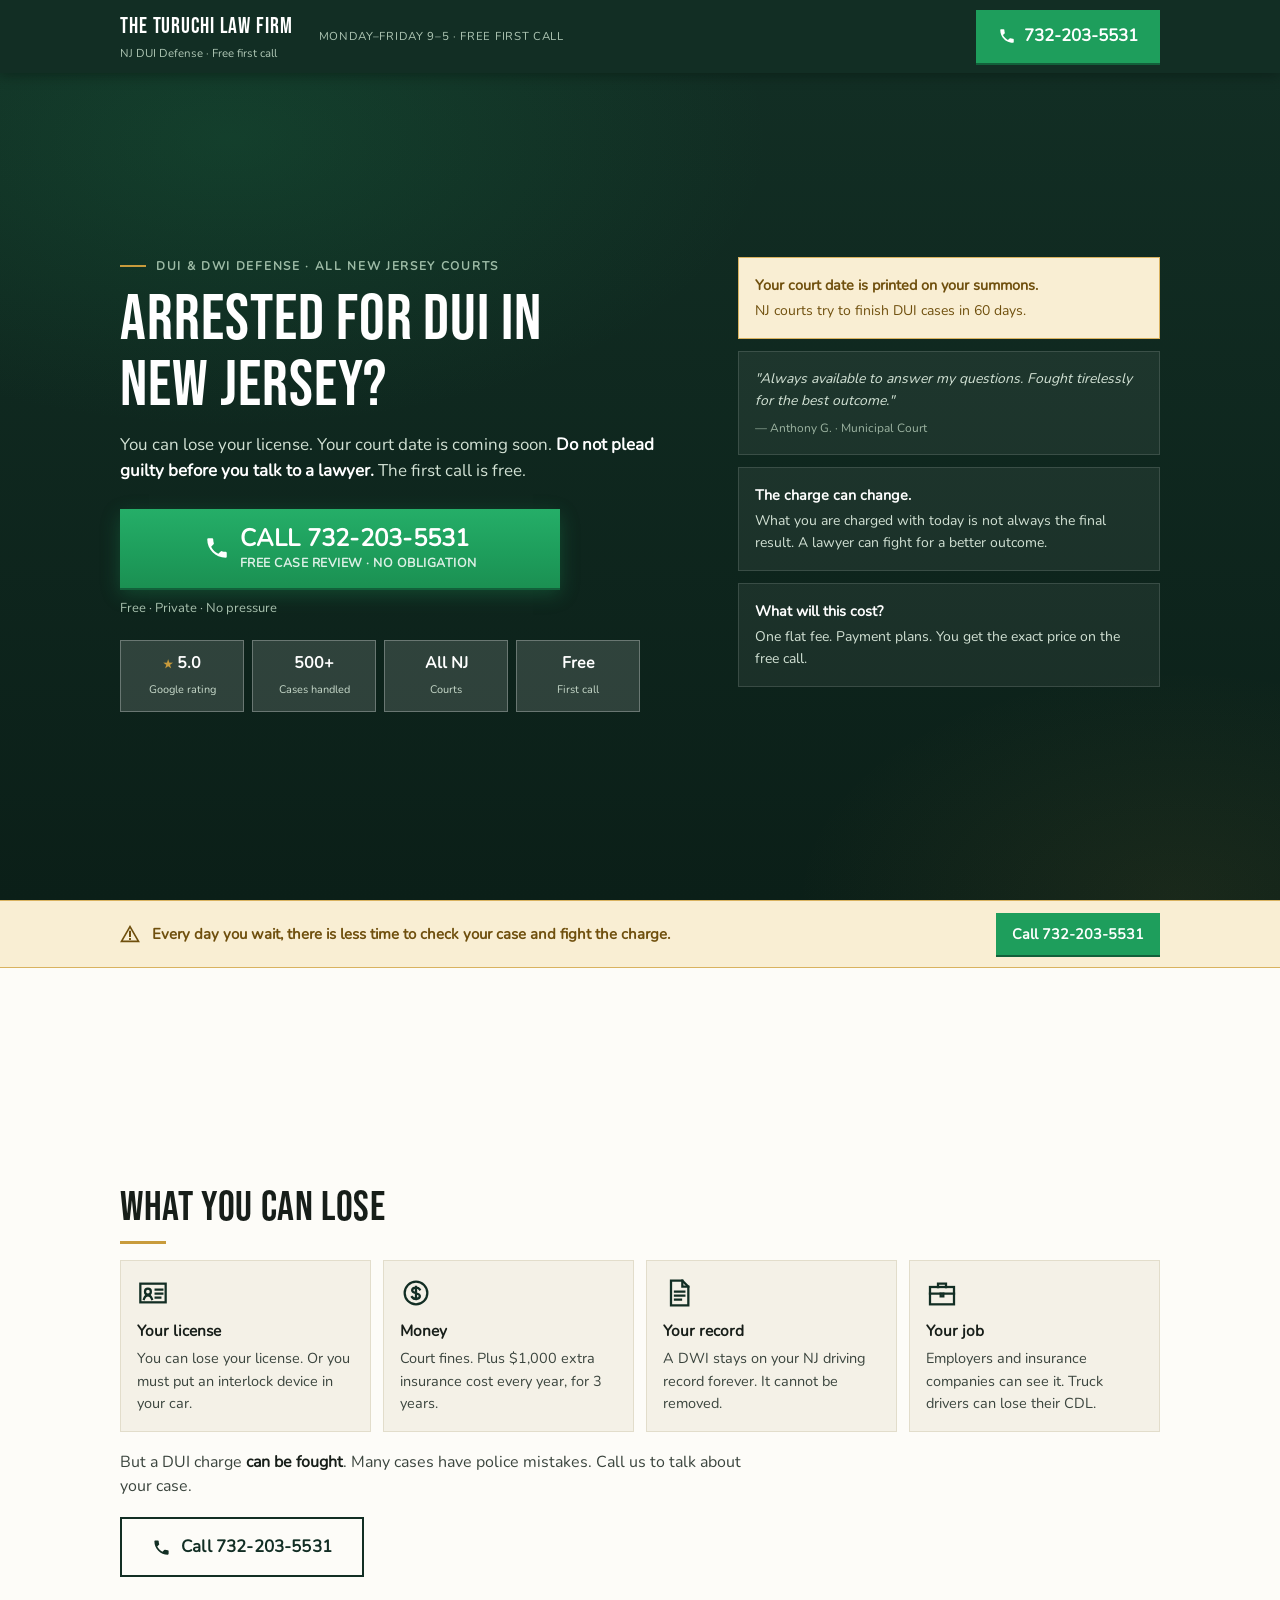
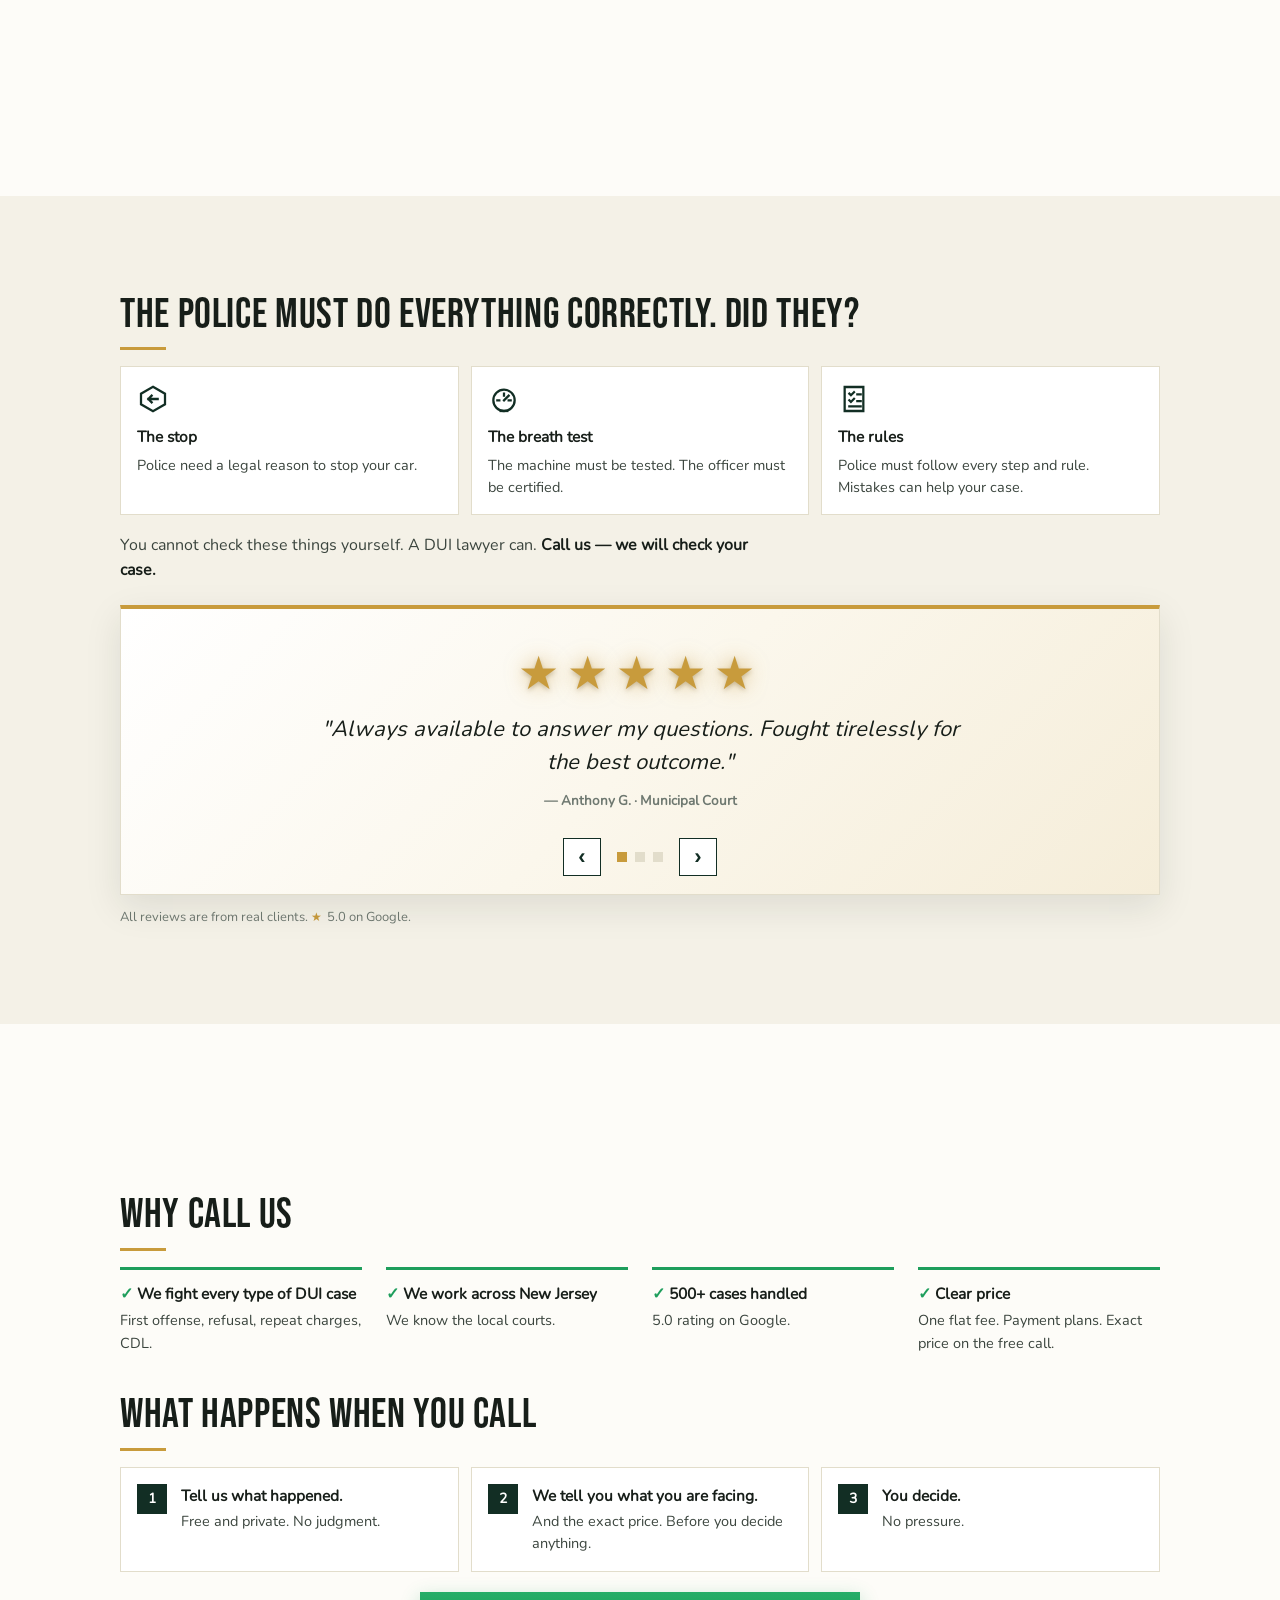
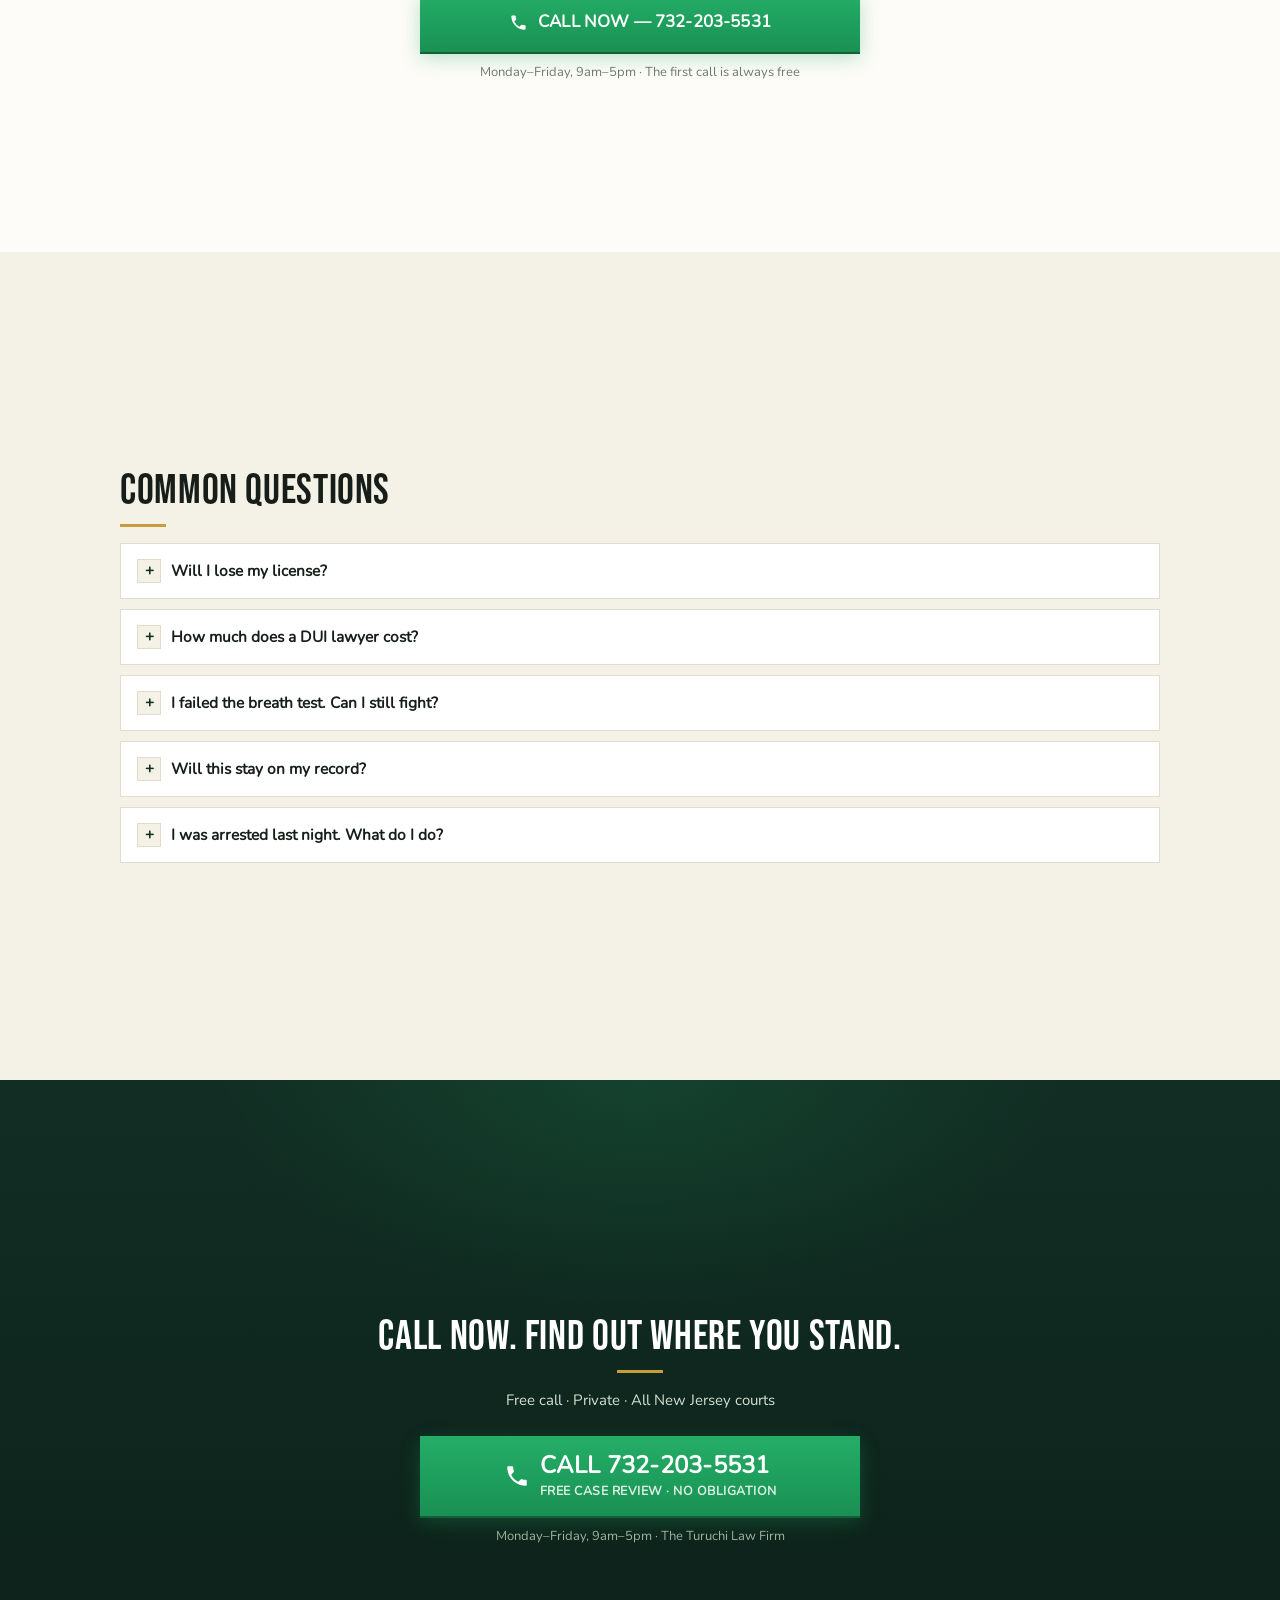
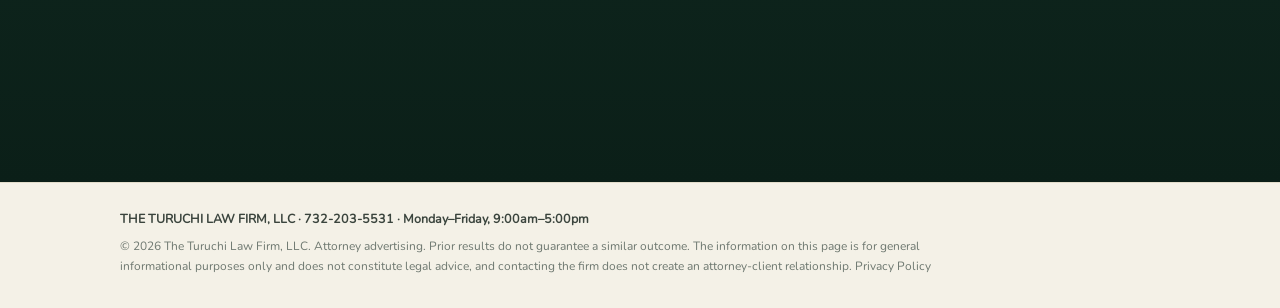
<file: dui.html>
<!DOCTYPE html>
<html lang="en">
<head>
<meta charset="UTF-8">
<meta name="viewport" content="width=device-width, initial-scale=1.0">
<title>NJ DUI Lawyer — Free Case Review | The Turuchi Law Firm — 732-203-5531</title>
<meta name="description" content="Arrested for DUI in New Jersey? Do not plead guilty before you talk to a lawyer. Free case review. Call 732-203-5531. Flat fees, payment plans, all NJ courts.">
<meta name="robots" content="noindex, follow">
<link rel="preconnect" href="https://www.googletagmanager.com">
<link rel="preconnect" href="https://cdn.callrail.com">

<script src="/js/tracking-config.js"></script>
<script src="/js/tracking.js"></script>
<script src="/js/consent-init.js"></script>
<style>
  @font-face{
    font-family:'Bebas Neue';
    src:url([data-uri]) format('woff2');
    font-weight:400;font-style:normal;font-display:swap;
  }
  @font-face{
    font-family:'Nunito';
    src:url([data-uri]) format('woff2');
    font-weight:400;font-style:normal;font-display:swap;
  }
  :root{
    --navy:#122E24;
    --navy-dark:#0B1F18;
    --ink:#171E19;
    --body:#3A443D;
    --muted:#6E7870;
    --paper:#FDFCF8;
    --wash:#F4F1E7;
    --border:#E2DDCB;
    --green:#1E9E5C;
    --green-dark:#12603A;
    --amber-bg:#F9EED3;
    --amber-line:#D9B25F;
    --amber-ink:#6F4F0D;
    --gold:#C89B3C;
    --display:'Bebas Neue','Arial Narrow',Impact,sans-serif;
    --sans:'Nunito',-apple-system,BlinkMacSystemFont,"Segoe UI",Roboto,Helvetica,Arial,sans-serif;
  }
  *{box-sizing:border-box;margin:0;padding:0;}
  html{scroll-behavior:smooth;}
  body{
    font-family:var(--sans);
    color:var(--body);
    background:var(--paper);
    line-height:1.55;
    font-size:16px;
    -webkit-font-smoothing:antialiased;
  }
  img{max-width:100%;}
  a{color:inherit;}

  /* ---------- type ---------- */
  h1,h2{font-family:var(--display);color:var(--ink);line-height:1.02;font-weight:400;letter-spacing:.015em;}
  h1{font-size:clamp(38px,9vw,64px);}
  h2{font-size:clamp(28px,5vw,42px);margin-bottom:16px;}
  h2{position:relative;padding-bottom:14px;}
  h2::after{content:"";position:absolute;left:0;bottom:0;width:46px;height:3px;background:var(--gold);}
  .final h2::after{left:50%;transform:translateX(-50%);}
  .eyebrow{
    font-size:12px;font-weight:700;letter-spacing:.14em;text-transform:uppercase;
    color:var(--muted);margin-bottom:12px;display:flex;align-items:center;gap:10px;
  }
  .eyebrow::before{content:"";width:26px;height:2px;background:var(--gold);flex:none;}

  /* ---------- layout ---------- */
  .wrap{max-width:1080px;margin:0 auto;padding:0 20px;}
  section{padding:40px 0;}
  @media(min-width:900px){section{padding:52px 0;}}

  /* ---------- buttons ---------- */
  .btn{
    display:flex;align-items:center;justify-content:center;gap:10px;
    background:linear-gradient(180deg,#25AE68 0%,var(--green) 55%,#1B9052 100%);color:#fff;text-decoration:none;
    font-weight:800;font-size:17px;letter-spacing:.01em;
    padding:17px 26px;
    box-shadow:0 2px 0 var(--green-dark), 0 6px 18px rgba(30,158,92,.30);
    transition:transform .12s ease, box-shadow .12s ease;
    text-align:center;
  }
  .btn:hover{transform:translateY(-1px);box-shadow:0 3px 0 var(--green-dark), 0 9px 22px rgba(30,158,92,.40);}
  .btn:focus-visible{outline:3px solid #0C4A2C;outline-offset:3px;}
    .btn.big{font-size:19px;padding:16px 26px;}
  .btn .lines{display:flex;flex-direction:column;align-items:flex-start;gap:2px;text-align:left;}
  .btn .lines .n{font-size:24px;font-weight:800;letter-spacing:.01em;line-height:1.1;}
  .btn .lines .l{font-size:12.5px;font-weight:700;letter-spacing:.04em;text-transform:uppercase;color:rgba(255,255,255,.85);}
  .hero .micro{color:#A9C2AF;}
  .btn.ghost{
    background:var(--paper);color:var(--navy);box-shadow:none;
    border:2px solid var(--navy);font-weight:700;
  }
  .btn.ghost:hover{transform:translateY(-1px);background:var(--wash);}
  .btn.ghost:focus-visible{outline:3px solid var(--navy);outline-offset:3px;}
  @keyframes pulse{
    0%,100%{box-shadow:0 2px 0 var(--green-dark), 0 6px 18px rgba(30,158,92,.30), 0 0 0 0 rgba(30,158,92,.40);}
    50%{box-shadow:0 2px 0 var(--green-dark), 0 6px 18px rgba(30,158,92,.30), 0 0 0 12px rgba(30,158,92,0);}
  }
  .btn.pulse{animation:pulse 2.6s ease-out infinite;}
  @media (prefers-reduced-motion: reduce){
    .btn.pulse{animation:none;}
    html{scroll-behavior:auto;}
  }
  .svg-ic{width:18px;height:18px;flex:none;display:inline-block;vertical-align:-3px;}
  .btn .svg-ic{width:19px;height:19px;}
  .btn.big .svg-ic{width:26px;height:26px;}
  .urgent .sign{display:flex;align-items:center;}
  .urgent .sign .svg-ic{width:20px;height:20px;}
  @media(max-width:374px){
    .btn .lines .n{font-size:18px;white-space:nowrap;}
    .btn.big{padding:14px 18px;}
  }
  .lbl-x{display:none;}
  @media(min-width:600px){.lbl-x{display:inline;}}
  .bottombar .btn{font-size:15px;letter-spacing:.01em;padding:14px 16px;}
  .micro{font-size:13px;color:var(--muted);text-align:center;margin-top:10px;}

  /* ---------- sticky bar ---------- */
  .topbar{
    position:sticky;top:0;z-index:100;
    background:var(--navy);color:#fff;
    box-shadow:0 2px 12px rgba(6,18,13,.45);
  }
  .topbar .wrap{
    display:flex;align-items:center;gap:12px;
    padding-top:10px;padding-bottom:10px;
  }
  .brand .name{font-family:var(--display);font-weight:400;font-size:19px;letter-spacing:.04em;color:#fff;}
  .brand .tag{font-size:11.5px;color:#AFC7B5;margin-top:1px;}
  .callpill{
    margin-left:auto;display:flex;align-items:center;gap:8px;
    background:var(--green);color:#fff;text-decoration:none;
    font-weight:800;font-size:15px;white-space:nowrap;
    padding:11px 16px;
    box-shadow:0 2px 0 var(--green-dark);
  }
  .callpill:focus-visible{outline:3px solid #fff;outline-offset:2px;}
  .callpill .hours{display:none;}
  @media(min-width:900px){
    .brand .name{font-size:22px;}
    .callpill{font-size:17px;padding:13px 22px;}
    .topbar .hours-note{
      margin-left:14px;font-size:11.5px;color:#AFC7B5;letter-spacing:.06em;text-transform:uppercase;
    }
  }
  .topbar .hours-note{display:none;}
  @media(min-width:900px){.topbar .hours-note{display:block;}}

  /* ---------- hero ---------- */
  .hero{
    background:
      radial-gradient(900px 480px at 18% 8%, rgba(30,158,92,.16), transparent 60%),
      radial-gradient(700px 420px at 92% 100%, rgba(200,155,60,.08), transparent 55%),
      linear-gradient(180deg,var(--navy) 0%,var(--navy-dark) 100%);
    color:#EAF1EA;padding:44px 0 48px;
  }
  .hero .eyebrow{color:#9DBBA6;}
  .hero h1{color:#fff;margin-bottom:14px;}
  .hero .lead{font-size:17px;color:#D3E2D5;max-width:560px;margin-bottom:24px;}
  .hero .lead b{color:#fff;font-weight:700;}
  .hero-grid{display:grid;gap:36px;}
  .hero-cta{max-width:440px;}
  .chips{display:grid;grid-template-columns:repeat(4,1fr);gap:8px;margin-top:22px;max-width:520px;}
  .chip{
    background:rgba(255,255,255,.14);border:1px solid rgba(255,255,255,.28);
    text-align:center;padding:10px 4px;
  }
  .chip b{display:block;font-size:16px;color:#fff;}
  .chip b .star{color:var(--gold);}
  .chip span{font-size:11px;color:#C6D8C9;}
  .hero-side{display:none;}
  @media(min-width:900px){
    .hero-grid{grid-template-columns:1.35fr 1fr;gap:48px;align-items:start;}
    .hero-side{display:grid;gap:12px;align-content:start;}
  }
  .side-card{
    background:rgba(255,255,255,.06);border:1px solid rgba(255,255,255,.13);
    padding:16px;font-size:14px;color:#D3E2D5;
  }
  .side-card b{display:block;color:#fff;margin-bottom:4px;font-size:14.5px;}
  .side-card.warn{
    background:var(--amber-bg);border-color:var(--amber-line);color:var(--amber-ink);
  }
  .side-card.warn b{color:var(--amber-ink);}
  .side-card .who{font-size:12px;color:#9DB4A2;margin-top:8px;font-style:normal;}
  .side-card.q{font-style:italic;}

  /* ---------- amber urgency strip ---------- */
  .urgent{
    background:var(--amber-bg);border-top:1px solid var(--amber-line);border-bottom:1px solid var(--amber-line);
    padding:12px 0;
  }
  .urgent .wrap{
    display:flex;align-items:center;gap:12px;flex-wrap:wrap;
    font-size:15px;font-weight:600;color:var(--amber-ink);
  }
    .urgent-btn{
    margin-left:auto;background:var(--green);color:#fff;text-decoration:none;
    font-weight:800;font-size:14.5px;white-space:nowrap;
    padding:10px 16px;box-shadow:0 2px 0 var(--green-dark);
  }
  .urgent-btn:focus-visible{outline:3px solid var(--amber-ink);outline-offset:2px;}
  @media(max-width:600px){.urgent-btn{margin-left:0;}}

  /* ---------- cards ---------- */
  .cards{display:grid;gap:12px;}
  .card{
    background:var(--wash);border:1px solid var(--border);
    padding:16px;font-size:14.5px;
  }
  .card b{display:block;color:var(--ink);font-size:15.5px;margin-bottom:4px;}
  .cards.g2{grid-template-columns:1fr 1fr;}
  @media(min-width:900px){
    .cards.g4{grid-template-columns:repeat(4,1fr);}
    .cards.g3{grid-template-columns:repeat(3,1fr);}
  }
  .pivot{font-size:16px;color:var(--body);max-width:640px;margin:18px 0;}
  .pivot b{color:var(--ink);}

  /* ---------- section tints ---------- */
  .tint{background:var(--wash);}
  .tint .card{background:#fff;}

  /* ---------- quotes ---------- */
  .quotes{display:grid;gap:12px;margin-top:20px;}
  @media(min-width:900px){.quotes{grid-template-columns:1fr 1fr;}}
  .quote{
    background:var(--paper);border:1px solid var(--border);border-left:4px solid var(--gold);
    padding:16px;font-size:14.5px;font-style:italic;color:var(--body);
  }
  .quote .who{font-style:normal;font-size:12.5px;color:var(--muted);margin-top:8px;font-weight:600;}
  .stars{color:var(--gold);letter-spacing:2px;font-size:13px;font-style:normal;}
  .proofline{font-size:13px;color:var(--muted);margin-top:12px;}
  .proofline .stars{font-size:12px;}


  /* ---------- review carousel ---------- */
  .carousel{margin-top:22px;overflow:hidden;position:relative;
    background:linear-gradient(135deg,#FFFFFF 0%,#FBF7EC 50%,#F5EDD9 100%);
    border:1px solid var(--border);border-top:4px solid var(--gold);
    box-shadow:0 12px 34px rgba(20,35,25,.10);
  }
  .car-track{display:flex;transition:transform .45s ease;}
  .car-slide{flex:0 0 100%;padding:34px 26px 22px;text-align:center;}
  .car-stars{
    font-size:38px;line-height:1;color:var(--gold);letter-spacing:8px;margin-bottom:16px;
    text-shadow:0 0 20px rgba(200,155,60,.60), 0 2px 4px rgba(90,66,20,.30);
  }
  .car-text{font-size:19px;font-style:italic;color:var(--ink);max-width:640px;margin:0 auto 12px;line-height:1.5;}
  .car-who{font-size:13.5px;color:var(--muted);font-weight:700;}
  .car-nav{display:flex;align-items:center;justify-content:center;gap:16px;padding:0 0 18px;}
  .car-btn{
    width:38px;height:38px;border:1.5px solid var(--navy);background:#fff;color:var(--navy);
    font-size:22px;line-height:1;font-weight:700;cursor:pointer;
  }
  .car-btn:hover{background:var(--navy);color:#fff;}
  .car-btn:focus-visible{outline:3px solid var(--navy);outline-offset:2px;}
  .car-dots{display:flex;gap:8px;}
  .car-dot{width:10px;height:10px;background:var(--border);border:none;cursor:pointer;padding:0;}
  .car-dot.on{background:var(--gold);}
  .car-dot:focus-visible{outline:2px solid var(--navy);outline-offset:2px;}
  @media (prefers-reduced-motion: reduce){.car-track{transition:none;}}
  @media(min-width:900px){
    .car-slide{padding:42px 60px 26px;}
    .car-stars{font-size:46px;}
    .car-text{font-size:22px;}
  }
  .check{color:var(--green);font-weight:900;}
  .steps{counter-reset:step;}
  .step{
    display:flex;gap:14px;align-items:flex-start;
    background:#fff;border:1px solid var(--border);padding:16px;font-size:14.5px;
  }
  .step .num{
    flex:none;width:30px;height:30px;
    background:var(--navy);color:#fff;font-weight:800;font-size:14px;
    display:flex;align-items:center;justify-content:center;
  }
  .step b{display:block;color:var(--ink);font-size:15.5px;margin-bottom:2px;}




  /* ---------- desktop viewport pacing: one act per screen ---------- */
  @media(min-width:900px){
    .hero{min-height:calc(100vh - 73px);display:flex;align-items:center;}
    .hero .wrap{width:100%;}
    section.vh{
      min-height:92vh;
      display:flex;flex-direction:column;justify-content:center;
    }
    section.vh .wrap{width:100%;}
    .final.vh{min-height:78vh;}
  }
  /* ---------- ghost photography (Unsplash License: free commercial use) ---------- */
  .hero::before,.final::before{
    content:"";position:absolute;inset:0;pointer-events:none;
    background-size:cover;background-repeat:no-repeat;
    mix-blend-mode:screen;opacity:0;
  }
  @media(min-width:900px){
    /* Hero: low-angle courthouse colonnade (Nathan Cima, Unsplash) */
    .hero::before{
      background-image:url("https://images.unsplash.com/photo-1701605920759-7b523ee7748c?q=55&w=1600&auto=format&fit=crop&sat=-100");
      background-position:right center;
      opacity:.13;
      -webkit-mask-image:linear-gradient(to left, black 30%, transparent 78%);
      mask-image:linear-gradient(to left, black 30%, transparent 78%);
    }
    /* Final: county courthouse facade (Donald Teel, Unsplash) */
    .final::before{
      background-image:url("https://images.unsplash.com/photo-1719871246993-ff211330a34e?q=55&w=1600&auto=format&fit=crop&sat=-100");
      background-position:center 30%;
      opacity:.11;
      -webkit-mask-image:linear-gradient(to bottom, black 55%, transparent 100%);
      mask-image:linear-gradient(to bottom, black 55%, transparent 100%);
    }
  }
  /* ---------- iconography ---------- */
  .card-ic{width:32px;height:32px;color:var(--navy);margin-bottom:10px;display:block;}
  .hero,.final{position:relative;overflow:hidden;}
  @media(min-width:900px){.motif{display:block;}}
  .hero .wrap,.final .wrap{position:relative;z-index:1;}
  /* ---------- why row (borderless checkpoints) ---------- */
  .whyrow{display:grid;gap:18px;margin-bottom:8px;}
  .why-item{border-top:3px solid var(--green);padding-top:12px;font-size:14.5px;color:var(--body);}
  .why-item b{display:block;color:var(--ink);font-size:15.5px;margin-bottom:3px;}
  .why-item .check{color:var(--green);font-weight:900;}
  @media(min-width:900px){.whyrow{grid-template-columns:repeat(4,1fr);gap:24px;}}

  /* ---------- process row ---------- */
  .process-head{margin-top:40px;}
  .stepsrow{display:grid;gap:12px;}
  @media(min-width:900px){.stepsrow{grid-template-columns:repeat(3,1fr);}}
  .process-cta{max-width:440px;margin:20px auto 0;text-align:center;}
  .process-cta .btn{display:flex;width:100%;}
  /* ---------- faq ---------- */
  .faq{border:1px solid var(--border);background:#fff;overflow:hidden;}
  .faq + .faq{margin-top:10px;}
  .faq summary{
    list-style:none;display:flex;align-items:center;gap:10px;
    padding:15px 16px;font-weight:700;font-size:15.5px;color:var(--ink);cursor:pointer;
  }
  .faq summary::-webkit-details-marker{display:none;}
  .faq summary::before{
    content:"+";flex:none;width:22px;height:22px;
    background:var(--wash);border:1px solid var(--border);color:var(--navy);
    font-weight:800;display:flex;align-items:center;justify-content:center;font-size:15px;
  }
  .faq[open] summary::before{content:"–";}
  .faq summary:focus-visible{outline:3px solid var(--navy);outline-offset:-3px;}
  .faq .a{padding:0 16px 16px 48px;font-size:14.5px;}
  .faq .a a{color:var(--green-dark);font-weight:700;}

  /* ---------- final cta ---------- */
  .final{
    background:
      radial-gradient(700px 380px at 50% 0%, rgba(30,158,92,.18), transparent 60%),
      linear-gradient(180deg,var(--navy) 0%,var(--navy-dark) 100%);
    color:#D3E2D5;text-align:center;
  }
  .final h2{color:#fff;}
  .final .sub{font-size:15px;margin-bottom:24px;}
  .final .btn{max-width:440px;margin:0 auto;}
  .final .micro{color:#9DB4A2;}

  /* ---------- footer ---------- */
  footer{background:var(--wash);border-top:1px solid var(--border);padding:26px 0 96px;}
  footer p{font-size:12px;color:var(--muted);line-height:1.6;max-width:860px;}
  footer .firm{font-weight:700;color:var(--body);margin-bottom:8px;font-size:12.5px;}

  /* ---------- mobile bottom call bar ---------- */
  .bottombar{
    position:fixed;left:0;right:0;bottom:0;z-index:100;
    background:var(--navy);padding:10px 14px calc(10px + env(safe-area-inset-bottom));
    box-shadow:0 -2px 14px rgba(6,18,13,.45);
    transform:translateY(110%);transition:transform .25s ease;
  }
  .bottombar.show{transform:translateY(0);}
  @media (prefers-reduced-motion: reduce){.bottombar{transition:none;}}
  .bottombar .btn{max-width:520px;margin:0 auto;padding:14px 20px;font-size:16px;}
  @media(min-width:900px){.bottombar{display:none;} footer{padding-bottom:32px;}}

  /* section CTA holders */
  .sec-cta{margin-top:4px;}
  .sec-cta .btn{display:inline-flex;width:auto;padding:15px 30px;}
  .sec-cta.wide{max-width:400px;}
  .sec-cta.wide .btn{display:flex;width:100%;}
</style>
</head>
<body>

<!-- Sticky top bar -->
<div class="topbar">
  <div class="wrap">
    <div class="brand">
      <div class="name">The Turuchi Law Firm</div>
      <div class="tag">NJ DUI Defense · Free first call</div>
    </div>
    <div class="hours-note">Monday–Friday 9–5 · Free first call</div>
    <a class="callpill" href="tel:7322035531"><svg class="svg-ic" viewBox="0 0 24 24" aria-hidden="true"><path fill="currentColor" d="M6.62 10.79c1.44 2.83 3.76 5.14 6.59 6.59l2.2-2.2a1 1 0 0 1 1.02-.24c1.12.37 2.33.57 3.57.57a1 1 0 0 1 1 1V20a1 1 0 0 1-1 1C10.61 21 3 13.39 3 4a1 1 0 0 1 1-1h3.5a1 1 0 0 1 1 1c0 1.24.2 2.45.57 3.57a1 1 0 0 1-.25 1.02l-2.2 2.2z"/></svg> 732-203-5531</a>
  </div>
</div>

<!-- Hero -->
<header class="hero">
  <div class="wrap hero-grid">
    <div>
      <div class="eyebrow">DUI &amp; DWI Defense · All New Jersey Courts</div>
      <h1>Arrested for DUI in New&nbsp;Jersey?</h1>
      <p class="lead">You can lose your license. Your court date is coming soon. <b>Do not plead guilty before you talk to a lawyer.</b> The first call is free.</p>
      <div class="hero-cta">
        <a class="btn big pulse" href="tel:7322035531"><svg class="svg-ic" viewBox="0 0 24 24" aria-hidden="true"><path fill="currentColor" d="M6.62 10.79c1.44 2.83 3.76 5.14 6.59 6.59l2.2-2.2a1 1 0 0 1 1.02-.24c1.12.37 2.33.57 3.57.57a1 1 0 0 1 1 1V20a1 1 0 0 1-1 1C10.61 21 3 13.39 3 4a1 1 0 0 1 1-1h3.5a1 1 0 0 1 1 1c0 1.24.2 2.45.57 3.57a1 1 0 0 1-.25 1.02l-2.2 2.2z"/></svg><span class="lines"><span class="n">CALL 732-203-5531</span><span class="l">Free case review<span class="lbl-x"> · No obligation</span></span></span></a>
        <div class="micro" style="text-align:left;">Free · Private · No pressure</div>
      </div>
      <div class="chips">
        <div class="chip"><b><span class="star">★</span> 5.0</b><span>Google rating</span></div>
        <div class="chip"><b>500+</b><span>Cases handled</span></div>
        <div class="chip"><b>All NJ</b><span>Courts</span></div>
        <div class="chip"><b>Free</b><span>First call</span></div>
      </div>
    </div>
    <div class="hero-side">
      <div class="side-card warn"><b>Your court date is printed on your summons.</b>NJ courts try to finish DUI cases in 60 days.</div>
      <div class="side-card q">"Always available to answer my questions. Fought tirelessly for the best outcome."<div class="who">— Anthony G. · Municipal Court</div></div>
      <div class="side-card"><b>The charge can change.</b>What you are charged with today is not always the final result. A lawyer can fight for a better outcome.</div>
      <div class="side-card"><b>What will this cost?</b>One flat fee. Payment plans. You get the exact price on the free call.</div>
    </div>
  </div>
</header>

<!-- Urgency strip -->
<div class="urgent">
  <div class="wrap">
    <span class="sign" aria-hidden="true"><svg class="svg-ic" viewBox="0 0 24 24" fill="none" aria-hidden="true"><path d="M12 3.2 22.2 20.8H1.8Z" stroke="currentColor" stroke-width="2" stroke-linejoin="miter"/><path d="M12 9.2v5.2" stroke="currentColor" stroke-width="2.4" stroke-linecap="square"/><path d="M10.9 16.9h2.2v2.2h-2.2z" fill="currentColor"/></svg></span>
    <span>Every day you wait, there is less time to check your case and fight the charge.</span>
    <a class="urgent-btn" href="tel:7322035531">Call 732-203-5531</a>
  </div>
</div>

<!-- Stakes -->
<section class="vh">
  <div class="wrap">
    <h2>What you can lose</h2>
    <div class="cards g2 g4">
      <div class="card"><svg class="card-ic" viewBox="0 0 24 24" fill="none" stroke="currentColor" stroke-width="1.7" stroke-linecap="square" aria-hidden="true"><rect x="2.5" y="5" width="19" height="14"/><circle cx="8.2" cy="11" r="2.2"/><path d="M5.2 16.5c.6-1.8 1.7-2.7 3-2.7s2.4.9 3 2.7"/><path d="M14 9.5h5M14 12.5h5M14 15.5h3.5"/></svg><b>Your license</b>You can lose your license. Or you must put an interlock device in your car.</div>
      <div class="card"><svg class="card-ic" viewBox="0 0 24 24" fill="none" stroke="currentColor" stroke-width="1.7" stroke-linecap="square" aria-hidden="true"><circle cx="12" cy="12" r="8.5"/><path d="M12 7.5v9M14.8 9.3c-.6-.9-1.6-1.4-2.8-1.4-1.7 0-2.9.9-2.9 2.1 0 2.9 5.8 1.5 5.8 4.3 0 1.3-1.3 2.2-2.9 2.2-1.3 0-2.4-.6-3-1.5"/></svg><b>Money</b>Court fines. Plus $1,000 extra insurance cost every year, for 3 years.</div>
      <div class="card"><svg class="card-ic" viewBox="0 0 24 24" fill="none" stroke="currentColor" stroke-width="1.7" stroke-linecap="square" aria-hidden="true"><path d="M6 2.8h8.5L19 7.3V21.2H6z"/><path d="M14.5 2.8v4.5H19"/><path d="M9 11h7M9 14h7M9 17h4.5"/></svg><b>Your record</b>A DWI stays on your NJ driving record forever. It cannot be removed.</div>
      <div class="card"><svg class="card-ic" viewBox="0 0 24 24" fill="none" stroke="currentColor" stroke-width="1.7" stroke-linecap="square" aria-hidden="true"><rect x="3" y="7.5" width="18" height="13"/><path d="M9 7.5V5h6v2.5M3 12.5h18"/><path d="M11 12.5v2h2v-2"/></svg><b>Your job</b>Employers and insurance companies can see it. Truck drivers can lose their CDL.</div>
    </div>
    <p class="pivot">But a DUI charge <b>can be fought</b>. Many cases have police mistakes. Call us to talk about your case.</p>
    <div class="sec-cta"><a class="btn ghost" href="tel:7322035531"><svg class="svg-ic" viewBox="0 0 24 24" aria-hidden="true"><path fill="currentColor" d="M6.62 10.79c1.44 2.83 3.76 5.14 6.59 6.59l2.2-2.2a1 1 0 0 1 1.02-.24c1.12.37 2.33.57 3.57.57a1 1 0 0 1 1 1V20a1 1 0 0 1-1 1C10.61 21 3 13.39 3 4a1 1 0 0 1 1-1h3.5a1 1 0 0 1 1 1c0 1.24.2 2.45.57 3.57a1 1 0 0 1-.25 1.02l-2.2 2.2z"/></svg> Call 732-203-5531</a></div>
  </div>
</section>

<!-- What a lawyer checks -->
<section class="tint vh">
  <div class="wrap">
    <h2>The police must do everything correctly. Did they?</h2>
    <div class="cards g3">
      <div class="card"><svg class="card-ic" viewBox="0 0 24 24" fill="none" stroke="currentColor" stroke-width="1.7" stroke-linecap="square" aria-hidden="true"><path d="M12 2.8 21 8v8l-9 5.2L3 16V8z"/><path d="M8.5 12h7M8.5 12l2.5-2.5M8.5 12l2.5 2.5"/></svg><b>The stop</b>Police need a legal reason to stop your car.</div>
      <div class="card"><svg class="card-ic" viewBox="0 0 24 24" fill="none" stroke="currentColor" stroke-width="1.7" stroke-linecap="square" aria-hidden="true"><circle cx="12" cy="13" r="8"/><path d="M12 13l3.5-3.5"/><path d="M7 13h1.5M12 8v1.5M17 13h-1.5"/><path d="M9.5 21h5"/></svg><b>The breath test</b>The machine must be tested. The officer must be certified.</div>
      <div class="card"><svg class="card-ic" viewBox="0 0 24 24" fill="none" stroke="currentColor" stroke-width="1.7" stroke-linecap="square" aria-hidden="true"><path d="M5 3h14v18H5z"/><path d="M8.5 8l1.2 1.2L12 6.9M8.5 13l1.2 1.2L12 11.9"/><path d="M14.5 8.6H17M14.5 13.6H17M8.5 17.5H17"/></svg><b>The rules</b>Police must follow every step and rule. Mistakes can help your case.</div>
    </div>
    <p class="pivot">You cannot check these things yourself. A DUI lawyer can. <b>Call us — we will check your case.</b></p>
    <div class="carousel" id="revCarousel">
      <div class="car-track" id="carTrack">
        <div class="car-slide">
          <div class="car-stars" aria-label="5 out of 5 stars">★★★★★</div>
          <p class="car-text">"Always available to answer my questions. Fought tirelessly for the best outcome."</p>
          <div class="car-who">— Anthony G. · Municipal Court</div>
        </div>
        <div class="car-slide">
          <div class="car-stars" aria-label="5 out of 5 stars">★★★★★</div>
          <p class="car-text">"She exceeded all my expectations. Professionalism and expertise from start to finish."</p>
          <div class="car-who">— Ezinne O. · Verified client</div>
        </div>
        <div class="car-slide">
          <div class="car-stars" aria-label="5 out of 5 stars">★★★★★</div>
          <p class="car-text">"Took the time to understand my situation. Delivered outstanding results."</p>
          <div class="car-who">— Benson N. · Verified client</div>
        </div>
      </div>
      <div class="car-nav">
        <button class="car-btn" id="carPrev" aria-label="Previous review">‹</button>
        <div class="car-dots" id="carDots"></div>
        <button class="car-btn" id="carNext" aria-label="Next review">›</button>
      </div>
    </div>
    <div class="proofline">All reviews are from real clients. <span class="stars">★</span> 5.0 on Google.</div>
  </div>
</section>

<!-- Why us + Process -->
<section class="vh">
  <div class="wrap">
    <h2>Why call us</h2>
    <div class="whyrow">
      <div class="why-item"><b><span class="check" aria-hidden="true">✓</span> We fight every type of DUI case</b>First offense, refusal, repeat charges, CDL.</div>
      <div class="why-item"><b><span class="check" aria-hidden="true">✓</span> We work across New Jersey</b>We know the local courts.</div>
      <div class="why-item"><b><span class="check" aria-hidden="true">✓</span> 500+ cases handled</b>5.0 rating on Google.</div>
      <div class="why-item"><b><span class="check" aria-hidden="true">✓</span> Clear price</b>One flat fee. Payment plans. Exact price on the free call.</div>
    </div>

    <h2 class="process-head">What happens when you call</h2>
    <div class="stepsrow">
      <div class="step"><span class="num" aria-hidden="true">1</span><span><b>Tell us what happened.</b>Free and private. No judgment.</span></div>
      <div class="step"><span class="num" aria-hidden="true">2</span><span><b>We tell you what you are facing.</b>And the exact price. Before you decide anything.</span></div>
      <div class="step"><span class="num" aria-hidden="true">3</span><span><b>You decide.</b>No pressure.</span></div>
    </div>
    <div class="process-cta">
      <a class="btn" href="tel:7322035531"><svg class="svg-ic" viewBox="0 0 24 24" aria-hidden="true"><path fill="currentColor" d="M6.62 10.79c1.44 2.83 3.76 5.14 6.59 6.59l2.2-2.2a1 1 0 0 1 1.02-.24c1.12.37 2.33.57 3.57.57a1 1 0 0 1 1 1V20a1 1 0 0 1-1 1C10.61 21 3 13.39 3 4a1 1 0 0 1 1-1h3.5a1 1 0 0 1 1 1c0 1.24.2 2.45.57 3.57a1 1 0 0 1-.25 1.02l-2.2 2.2z"/></svg> CALL NOW — 732-203-5531</a>
      <div class="micro">Monday–Friday, 9am–5pm · The first call is always free</div>
    </div>
  </div>
</section>

<!-- FAQ -->
<section class="tint vh">
  <div class="wrap">
    <h2>Common questions</h2>
    <details class="faq"><summary>Will I lose my license?</summary><div class="a">Maybe. It depends on your charge. But the charge can change. <a href="tel:7322035531">Call before you plead guilty.</a></div></details>
    <details class="faq"><summary>How much does a DUI lawyer cost?</summary><div class="a">Less than a conviction. A conviction costs $3,000 in extra insurance alone, plus fines. We charge one flat fee, with payment plans. You get the exact price on the free call.</div></details>
    <details class="faq"><summary>I failed the breath test. Can I still fight?</summary><div class="a">Often, yes. The test only counts if the police did everything correctly. We check that for you.</div></details>
    <details class="faq"><summary>Will this stay on my record?</summary><div class="a">A conviction stays on your NJ driving record forever. The time to fight it is now, before your court date.</div></details>
    <details class="faq"><summary>I was arrested last night. What do I do?</summary><div class="a">Do not plead guilty at your first court date. <a href="tel:7322035531">Call us first.</a> The call is free, and you will know your next step before you hang up.</div></details>
  </div>
</section>

<!-- Final CTA -->
<section class="final vh">
  <div class="wrap">
    <h2>Call now. Find out where you stand.</h2>
    <p class="sub">Free call · Private · All New Jersey courts</p>
    <a class="btn big pulse" href="tel:7322035531"><svg class="svg-ic" viewBox="0 0 24 24" aria-hidden="true"><path fill="currentColor" d="M6.62 10.79c1.44 2.83 3.76 5.14 6.59 6.59l2.2-2.2a1 1 0 0 1 1.02-.24c1.12.37 2.33.57 3.57.57a1 1 0 0 1 1 1V20a1 1 0 0 1-1 1C10.61 21 3 13.39 3 4a1 1 0 0 1 1-1h3.5a1 1 0 0 1 1 1c0 1.24.2 2.45.57 3.57a1 1 0 0 1-.25 1.02l-2.2 2.2z"/></svg><span class="lines"><span class="n">CALL 732-203-5531</span><span class="l">Free case review<span class="lbl-x"> · No obligation</span></span></span></a>
    <div class="micro">Monday–Friday, 9am–5pm · The Turuchi Law Firm</div>
  </div>
</section>

<!-- Footer -->
<footer>
  <div class="wrap">
    <p class="firm">THE TURUCHI LAW FIRM, LLC · 732-203-5531 · Monday–Friday, 9:00am–5:00pm</p>
    <p>© 2026 The Turuchi Law Firm, LLC. Attorney advertising. Prior results do not guarantee a similar outcome. The information on this page is for general informational purposes only and does not constitute legal advice, and contacting the firm does not create an attorney-client relationship. Privacy Policy</p>
  </div>
</footer>

<!-- Mobile fixed bottom call bar -->
<div class="bottombar" id="bottombar">
  <a class="btn" href="tel:7322035531"><svg class="svg-ic" viewBox="0 0 24 24" aria-hidden="true"><path fill="currentColor" d="M6.62 10.79c1.44 2.83 3.76 5.14 6.59 6.59l2.2-2.2a1 1 0 0 1 1.02-.24c1.12.37 2.33.57 3.57.57a1 1 0 0 1 1 1V20a1 1 0 0 1-1 1C10.61 21 3 13.39 3 4a1 1 0 0 1 1-1h3.5a1 1 0 0 1 1 1c0 1.24.2 2.45.57 3.57a1 1 0 0 1-.25 1.02l-2.2 2.2z"/></svg> TAP TO CALL — FREE CASE REVIEW</a>
</div>

<script>
(function(){
  var bar = document.getElementById('bottombar');
  var hero = document.querySelector('.hero');
  function check(){
    var past = window.scrollY > (hero ? hero.offsetHeight - 80 : 400);
    bar.classList.toggle('show', past);
  }
  window.addEventListener('scroll', check, {passive:true});
  check();
})();
</script>


<script>
(function(){
  var track = document.getElementById('carTrack');
  if(!track) return;
  var slides = track.children.length;
  var dotsBox = document.getElementById('carDots');
  var i = 0, timer = null;
  var reduced = window.matchMedia('(prefers-reduced-motion: reduce)').matches;

  for(var d=0; d<slides; d++){
    var b = document.createElement('button');
    b.className = 'car-dot' + (d===0 ? ' on' : '');
    b.setAttribute('aria-label','Go to review ' + (d+1));
    (function(n){ b.addEventListener('click', function(){ go(n); restart(); }); })(d);
    dotsBox.appendChild(b);
  }
  function go(n){
    i = (n + slides) % slides;
    track.style.transform = 'translateX(-' + (i*100) + '%)';
    var dots = dotsBox.children;
    for(var k=0;k<dots.length;k++) dots[k].classList.toggle('on', k===i);
  }
  function restart(){
    if(reduced) return;
    clearInterval(timer);
    timer = setInterval(function(){ go(i+1); }, 5000);
  }
  document.getElementById('carPrev').addEventListener('click', function(){ go(i-1); restart(); });
  document.getElementById('carNext').addEventListener('click', function(){ go(i+1); restart(); });
  var box = document.getElementById('revCarousel');
  box.addEventListener('mouseenter', function(){ clearInterval(timer); });
  box.addEventListener('mouseleave', restart);
  box.addEventListener('focusin', function(){ clearInterval(timer); });
  box.addEventListener('focusout', restart);
  restart();
})();
</script>
</body>
</html>
</file>
